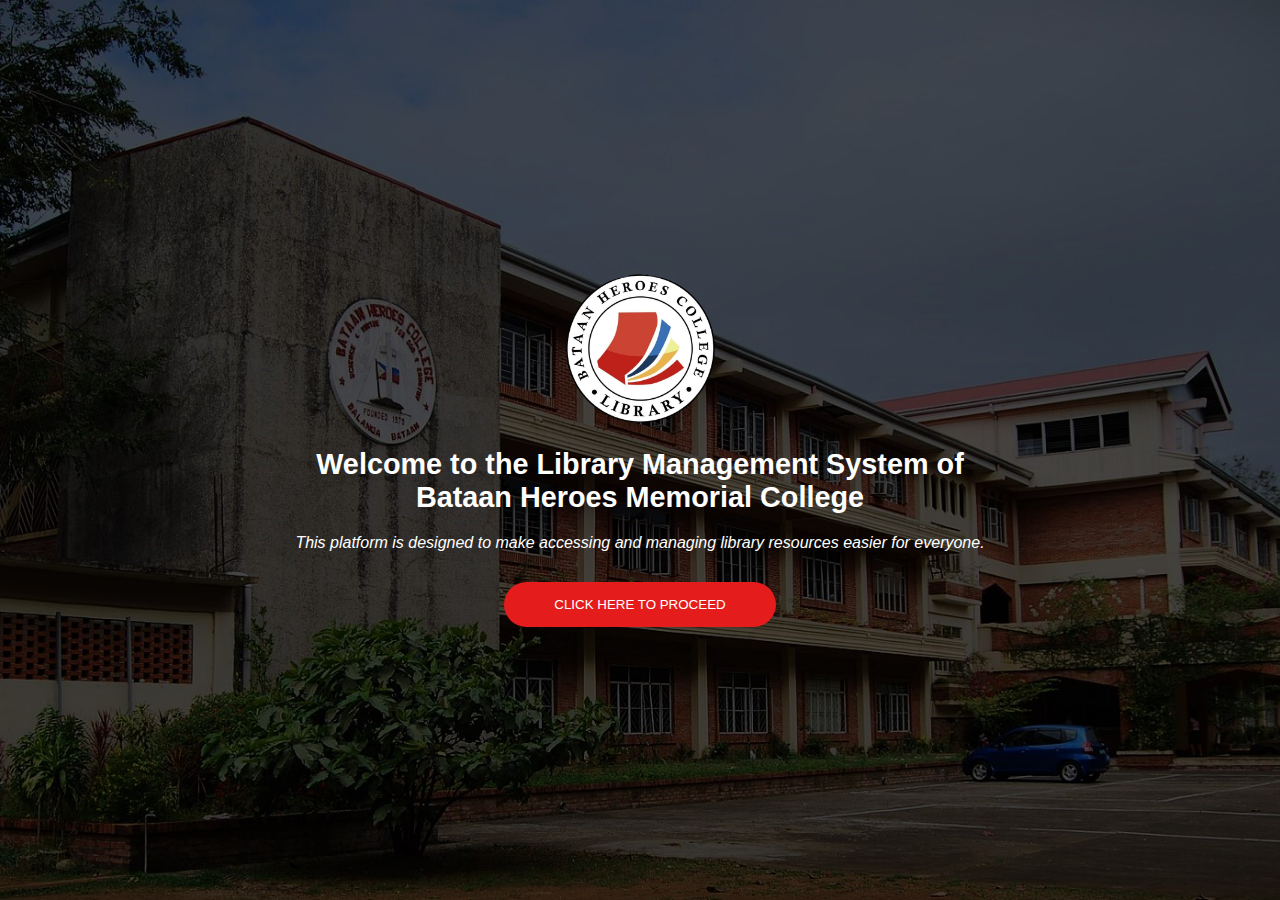
<file: frontend/index.html>
<!DOCTYPE html>
<html lang="en">
<head>
  <meta charset="UTF-8">
  <meta name="viewport" content="width=device-width, initial-scale=1.0">
  <title>Library Management System</title>
  <link rel="stylesheet" href="styles.css">
  
<!-- ================================================================ -->
 <!-- ====================STARTING PAGE============================== -->
<!-- ================================================================ -->
</head>
<body>
  <!-- Landing Section -->
  <div class="landing-container">
    <div class="logo">
      <img src="LIBRARY_LOGO.png" alt="Library Logo">
    </div>
    <div class="content">
      <h1>Welcome to the Library Management System of <br> Bataan Heroes Memorial College</h1>
      <p><i>This platform is designed to make accessing and managing library resources easier for everyone. </i><br></p>
      <button id="proceedBtn" class="button">CLICK HERE TO PROCEED</button>
    </div>
  </div>

  <!-- Modal Popup -->
  <div class="modal" id="formModal">
    <div class="modal-content">
      <span class="close-btn" id="closeModal">&times;</span>

      <!-- Tabs -->
      <div class="tabs">
        <button id="signup-tab" class="active">Sign Up</button>
        <button id="login-tab">Log-In</button>
      </div>

      <!-- Sign Up Form -- UPDATED -->
      <form class="form active" id="signup-form" action="../backend/register.php" method="POST">
        <h2>Sign Up</h2>
        <p>Create a new library account</p>
        <label for="studentId">Student ID*</label>
        <input type="text" id="studentId" name="student_id" required>
        
        <label for="fullName">Full Name*</label>
        <input type="text" id="fullName" name="fullname" required>
        
        <label for="email">Email*</label>
        <input type="email" id="email" name="email" required>
        
        <label for="password">Password*</label>
        <input type="password" id="password" name="password" required>
        
        <label for="confirmPassword">Confirm Password*</label>
        <input type="password" id="confirmPassword" name="confirm_password" required>
        
        <button type="submit">Sign up</button>
      </form>

      <!-- Login Form -- UPDATED -->
      <form class="form" id="login-form" action="../backend/login.php" method="POST">
        <h2>Log-In</h2>
        <p>Access your library account</p>
        <label for="loginStudentId">Student ID*</label>
        <input type="text" id="loginStudentId" name="student_id" required>
        
        <label for="loginEmail">Email*</label>
        <input type="email" id="loginEmail" name="email" required>
        
        <label for="loginPassword">Password*</label>
        <input type="password" id="loginPassword" name="password" required>
        <div class="loginbutton"> 
            <!-- FIXED: The button now correctly submits the form -->
            <button type="submit">Log-In</button>
        </div>
      </form>
    </div>
  </div>

  
<script>
    const proceedBtn = document.getElementById("proceedBtn");
    const modal = document.getElementById("formModal");
    const closeModal = document.getElementById("closeModal");
    const signupTab = document.getElementById("signup-tab");
    const loginTab = document.getElementById("login-tab");
    const signupForm = document.getElementById("signup-form");
    const loginForm = document.getElementById("login-form");

    // Open modal
    proceedBtn.addEventListener("click", () => {
      modal.style.display = "flex";
      // Default to signup on load
      signupTab.classList.add("active");
      loginTab.classList.remove("active");
      signupForm.classList.add("active");
      loginForm.classList.remove("active");
    });

    // Close modal
    closeModal.addEventListener("click", () => {
      modal.style.display = "none";
    });

    window.addEventListener("click", (e) => {
      if (e.target === modal) {
        modal.style.display = "none";
      }
    });

    // Switch tabs
    signupTab.addEventListener("click", () => {
      signupTab.classList.add("active");
      loginTab.classList.remove("active");
      signupForm.classList.add("active");
      loginForm.classList.remove("active");
    });

    loginTab.addEventListener("click", () => {
      loginTab.classList.add("active");
      signupTab.classList.remove("active");
      loginForm.classList.add("active");
      signupForm.classList.remove("active");
    });
</script>

</body>
</html>
</file>
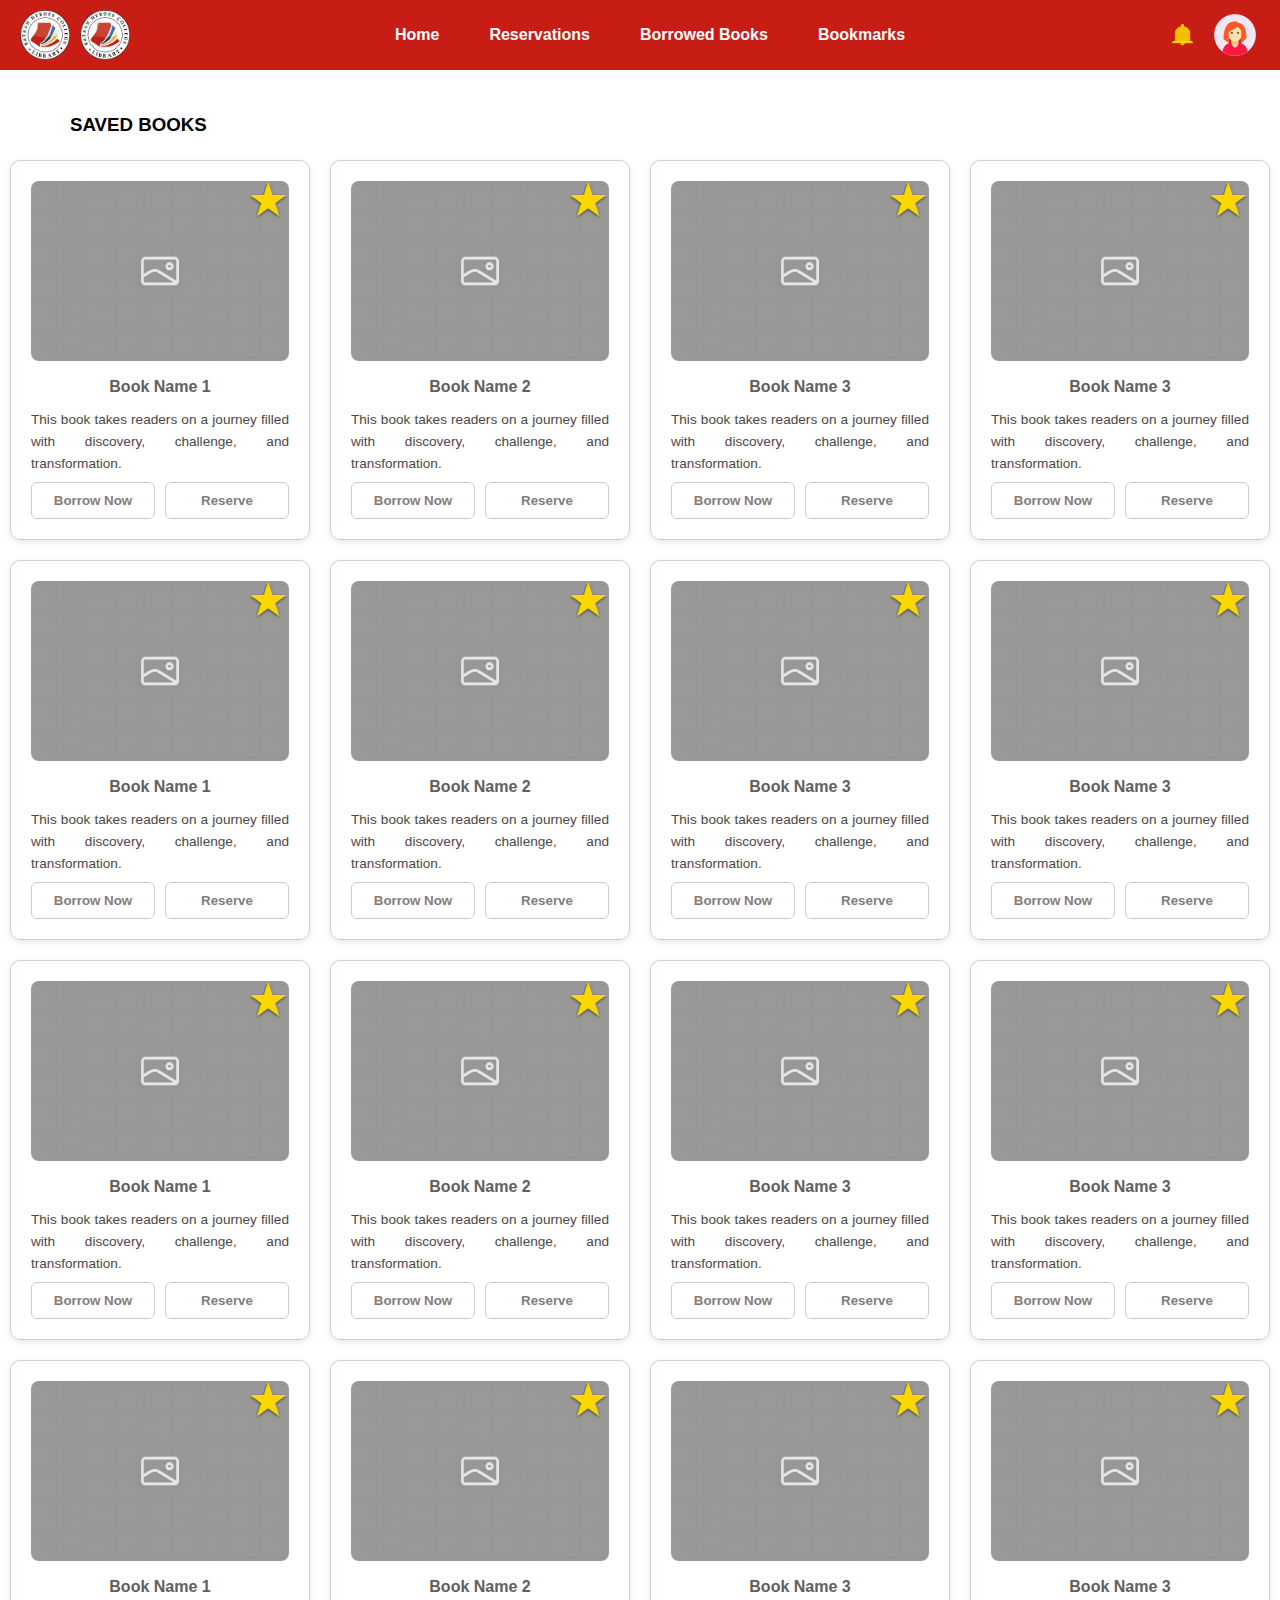
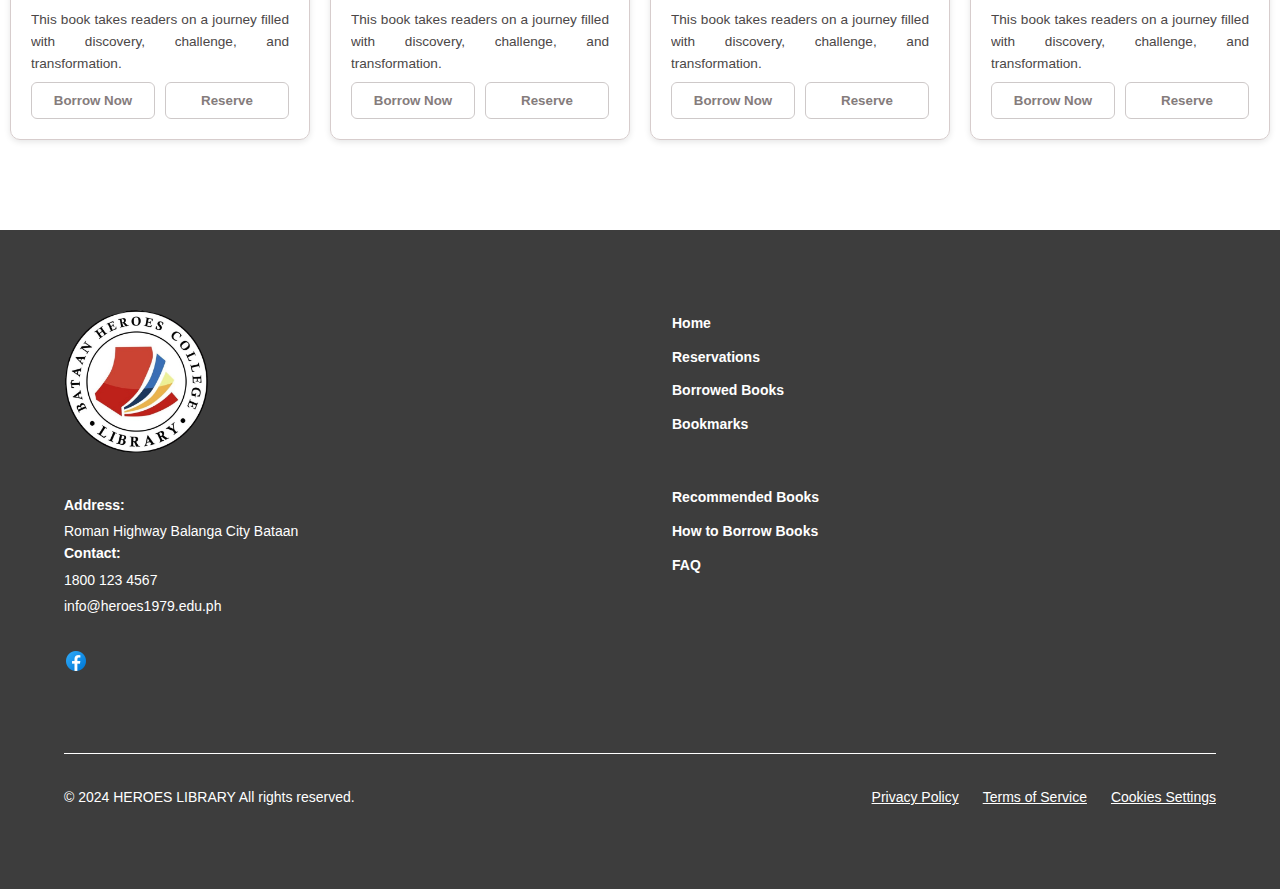
<file: frontend/bookmark.html>
<!DOCTYPE html>
<html lang="en">
<head>
    <meta charset="UTF-8">
    <meta name="viewport" content="width=device-width, initial-scale=1.0">
    <title>Document</title>
    <link rel="stylesheet" href="bookmark.css">
</head>


<body>

    <header class="header">
        <div class="logo-container">
            <img src="LIBRARY_LOGO.png" alt="Logo">
            <img src="LIBRARY_LOGO.png" alt="Logo">
        </div>  
        <nav>
            <ul>
                <li><a href="home.html">Home</a></li>
                <li><a href="reservation-section.html">Reservations</a></li>
                <li><a href="borrow-books.html">Borrowed Books</a></li>
                <li><a href="bookmark.html">Bookmarks</a></li>
            </ul>
        </nav>

        <div class="prof-notif-icon" >
            <img class="notification-icons" src="NOTIF-ICON.png" alt="Notification">
            <img class="profile-icons " src="profile-icon.png" alt="Profile">
        </div>  
    </header>


<!-- =========================LIST OF SAVE BOOKS=============================== -->

        <div class="recommend-reads">
              <div class="recommended"><h3>SAVED BOOKS</h3>
             </div> 
        </div>


<!-- =========================SAVE BOOKS=============================== -->

        
        <div class="product-container">

                <div class="product-card">
                    <span class="bookmark-overlay">&#9733;</span> 
                    <img src="placeholder.png" alt="Product 1">
                     <div class="card-info">
                        <h3>Book Name 1</h3>
                        <p>This book takes readers on a journey filled with
                             discovery, challenge, and transformation.</p>
                    </div>
                    <div class="button-group">
                        <button>Borrow Now</button>
                        <button>Reserve</button>
                    </div>
                </div>

                <div class="product-card">
                    <span class="bookmark-overlay">&#9733;</span> 
                    <img src="placeholder.png" alt="Product 1">
                     <div class="card-info">
                        <h3>Book Name 2</h3>
                        <p>This book takes readers on a journey filled with
                             discovery, challenge, and transformation.</p>
                    </div>
                    <div class="button-group">
                        <button>Borrow Now</button>
                        <button>Reserve</button>
                    </div>
                </div>

                <div class="product-card">
                    <span class="bookmark-overlay">&#9733;</span>
                    <img src="placeholder.png" alt="Product 1">
                     <div class="card-info">
                        <h3>Book Name 3</h3>
                        <p>This book takes readers on a journey filled with
                             discovery, challenge, and transformation.</p>
                    </div>
                    <div class="button-group">
                        <button>Borrow Now</button>
                        <button>Reserve</button>
                    </div>
                </div>

                <div class="product-card">
                    <span class="bookmark-overlay">&#9733;</span>
                    <img src="placeholder.png" alt="Product 1">
                     <div class="card-info">
                        <h3>Book Name 3</h3>
                        <p>This book takes readers on a journey filled with
                             discovery, challenge, and transformation.</p>
                    </div>
                    <div class="button-group">
                        <button>Borrow Now</button>
                        <button>Reserve</button>
                    </div>
                </div>


                                <div class="product-card">
                    <span class="bookmark-overlay">&#9733;</span> 
                    <img src="placeholder.png" alt="Product 1">
                     <div class="card-info">
                        <h3>Book Name 1</h3>
                        <p>This book takes readers on a journey filled with
                             discovery, challenge, and transformation.</p>
                    </div>
                    <div class="button-group">
                        <button>Borrow Now</button>
                        <button>Reserve</button>
                    </div>
                </div>

                <div class="product-card">
                    <span class="bookmark-overlay">&#9733;</span> 
                    <img src="placeholder.png" alt="Product 1">
                     <div class="card-info">
                        <h3>Book Name 2</h3>
                        <p>This book takes readers on a journey filled with
                             discovery, challenge, and transformation.</p>
                    </div>
                    <div class="button-group">
                        <button>Borrow Now</button>
                        <button>Reserve</button>
                    </div>
                </div>

                <div class="product-card">
                    <span class="bookmark-overlay">&#9733;</span>
                    <img src="placeholder.png" alt="Product 1">
                     <div class="card-info">
                        <h3>Book Name 3</h3>
                        <p>This book takes readers on a journey filled with
                             discovery, challenge, and transformation.</p>
                    </div>
                    <div class="button-group">
                        <button>Borrow Now</button>
                        <button>Reserve</button>
                    </div>
                </div>

                <div class="product-card">
                    <span class="bookmark-overlay">&#9733;</span>
                    <img src="placeholder.png" alt="Product 1">
                     <div class="card-info">
                        <h3>Book Name 3</h3>
                        <p>This book takes readers on a journey filled with
                             discovery, challenge, and transformation.</p>
                    </div>
                    <div class="button-group">
                        <button>Borrow Now</button>
                        <button>Reserve</button>
                    </div>
                </div>


                                <div class="product-card">
                    <span class="bookmark-overlay">&#9733;</span> 
                    <img src="placeholder.png" alt="Product 1">
                     <div class="card-info">
                        <h3>Book Name 1</h3>
                        <p>This book takes readers on a journey filled with
                             discovery, challenge, and transformation.</p>
                    </div>
                    <div class="button-group">
                        <button>Borrow Now</button>
                        <button>Reserve</button>
                    </div>
                </div>

                <div class="product-card">
                    <span class="bookmark-overlay">&#9733;</span> 
                    <img src="placeholder.png" alt="Product 1">
                     <div class="card-info">
                        <h3>Book Name 2</h3>
                        <p>This book takes readers on a journey filled with
                             discovery, challenge, and transformation.</p>
                    </div>
                    <div class="button-group">
                        <button>Borrow Now</button>
                        <button>Reserve</button>
                    </div>
                </div>

                <div class="product-card">
                    <span class="bookmark-overlay">&#9733;</span>
                    <img src="placeholder.png" alt="Product 1">
                     <div class="card-info">
                        <h3>Book Name 3</h3>
                        <p>This book takes readers on a journey filled with
                             discovery, challenge, and transformation.</p>
                    </div>
                    <div class="button-group">
                        <button>Borrow Now</button>
                        <button>Reserve</button>
                    </div>
                </div>

                <div class="product-card">
                    <span class="bookmark-overlay">&#9733;</span>
                    <img src="placeholder.png" alt="Product 1">
                     <div class="card-info">
                        <h3>Book Name 3</h3>
                        <p>This book takes readers on a journey filled with
                             discovery, challenge, and transformation.</p>
                    </div>
                    <div class="button-group">
                        <button>Borrow Now</button>
                        <button>Reserve</button>
                    </div>
                </div>


                                <div class="product-card">
                    <span class="bookmark-overlay">&#9733;</span> 
                    <img src="placeholder.png" alt="Product 1">
                     <div class="card-info">
                        <h3>Book Name 1</h3>
                        <p>This book takes readers on a journey filled with
                             discovery, challenge, and transformation.</p>
                    </div>
                    <div class="button-group">
                        <button>Borrow Now</button>
                        <button>Reserve</button>
                    </div>
                </div>

                <div class="product-card">
                    <span class="bookmark-overlay">&#9733;</span> 
                    <img src="placeholder.png" alt="Product 1">
                     <div class="card-info">
                        <h3>Book Name 2</h3>
                        <p>This book takes readers on a journey filled with
                             discovery, challenge, and transformation.</p>
                    </div>
                    <div class="button-group">
                        <button>Borrow Now</button>
                        <button>Reserve</button>
                    </div>
                </div>

                <div class="product-card">
                    <span class="bookmark-overlay">&#9733;</span>
                    <img src="placeholder.png" alt="Product 1">
                     <div class="card-info">
                        <h3>Book Name 3</h3>
                        <p>This book takes readers on a journey filled with
                             discovery, challenge, and transformation.</p>
                    </div>
                    <div class="button-group">
                        <button>Borrow Now</button>
                        <button>Reserve</button>
                    </div>
                </div>

                <div class="product-card">
                    <span class="bookmark-overlay">&#9733;</span>
                    <img src="placeholder.png" alt="Product 1">
                     <div class="card-info">
                        <h3>Book Name 3</h3>
                        <p>This book takes readers on a journey filled with
                             discovery, challenge, and transformation.</p>
                    </div>
                    <div class="button-group">
                        <button>Borrow Now</button>
                        <button>Reserve</button>
                    </div>
                </div>
</div>
<!-- ===============================FOOTER============================================ -->
<FOOter>
    <div class="footer">
  <div class="footer-content">
    

    <div class="footer-column company-info">
      <div class="company-logo">
        <img src="LIBRARY_LOGO.png" alt="Company Logo" />
      </div>

      <div class="footer-details">
        <div class="footer-item">
          <span class="footer-title">Address:</span>
          <span class="footer-text">Roman Highway Balanga City Bataan</span>
        </div>
        <div class="footer-item">
          <span class="footer-title">Contact:</span>
          <span class="footer-text">1800 123 4567</span>
          <span class="footer-text">info@heroes1979.edu.ph</span>
        </div>
      </div>

      <div class="social-links">
        <img src="FB_LOGO.png" alt="Facebook" />
      </div>
    </div>

    <!-- Navigation Links -->
    <div class="footer-column footer-links">
      <ul>
        <li><a href="home.html">Home</a></li>
        <li><a href="reservation-section.html">Reservations</a></li>
        <li><a href="bookmark.html">Borrowed Books</a></li>
        <li><a href="bookmark.html">Bookmarks</a></li>
      </ul>

      <ul>
        <li><a href="#">Recommended Books</a></li>
        <li><a href="#">How to Borrow Books</a></li>
        <li><a href="#">FAQ</a></li>
      </ul>
    </div>
    
  </div>

  <!-- Footer Bottom -->
  <div class="footer-bottom">
    <div class="divider"></div>
    <div class="footer-row">
      <span>© 2024 HEROES LIBRARY All rights reserved.</span>
      <div class="footer-bottom-links">
        <a href="#">Privacy Policy</a>
        <a href="#">Terms of Service</a>
        <a href="#">Cookies Settings</a>
      </div>
    </div>
  </div>
</div>
</FOOter>

</body>
</html>
</file>
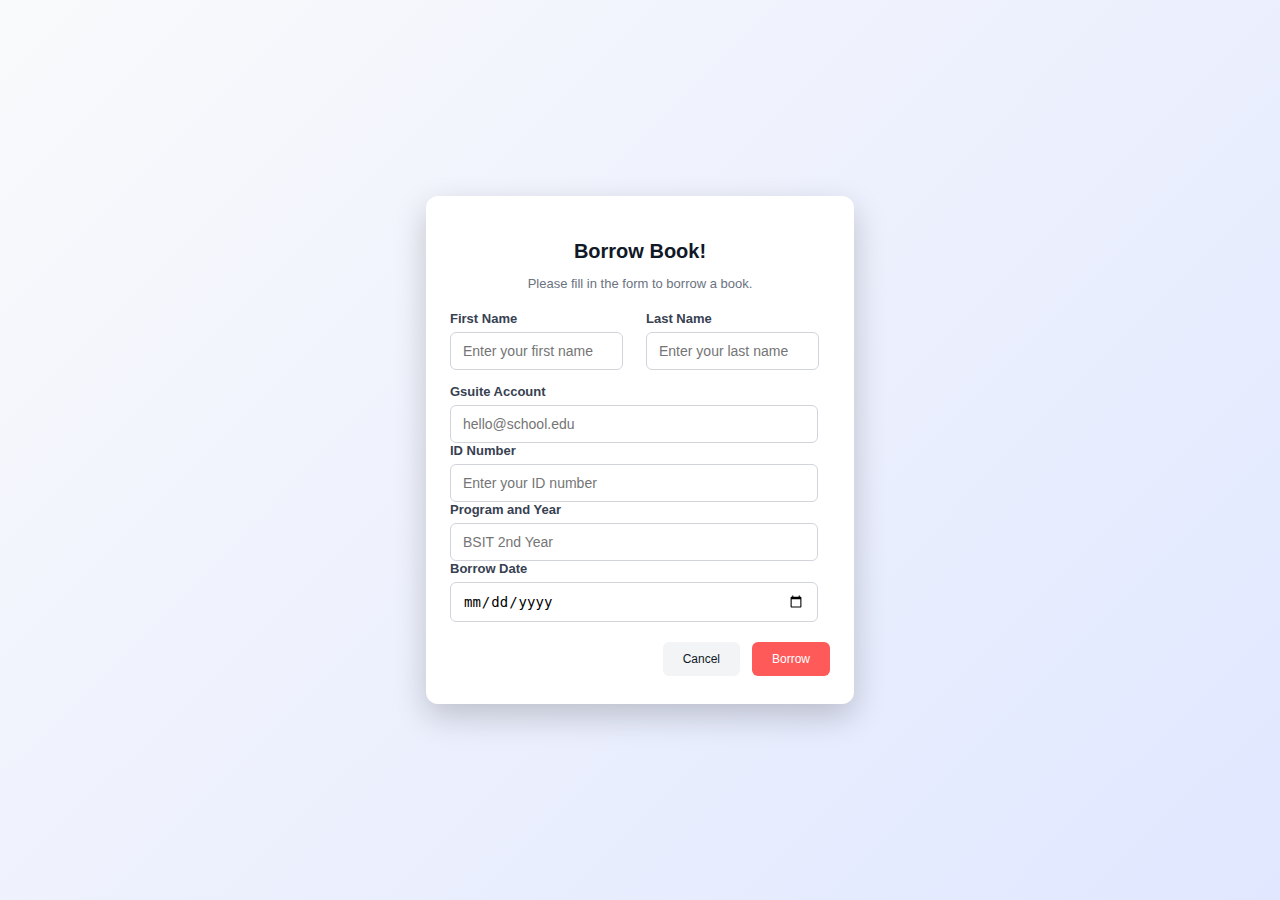
<file: frontend/borrow-book-form.html>
<!DOCTYPE html>
<html lang="en">
<head>
  <meta charset="UTF-8">
  <meta name="viewport" content="width=device-width, initial-scale=1.0">
  <title>Borrow Books Form</title>
  <link rel="stylesheet" href="borrow-book-form.css">
</head>
<body>
<div class="borrow-books">
  <div class="borrow-books__header">
    <h2 class="borrow-books__title">Borrow Book!</h2>
    <p class="borrow-books__subtitle">Please fill in the form to borrow a book.</p>
  </div>

  <div class="borrow-books__container">
    <div class="borrow-books__row">
      <div class="borrow-books__input">
        <label class="borrow-books__label">First Name</label>
        <input type="text" class="borrow-books__text-input-name" placeholder="Enter your first name">
      </div>
      <div class="borrow-books__input">
        <label class="borrow-books__label">Last Name</label>
        <input type="text" class="borrow-books__text-input-name" placeholder="Enter your last name">
      </div>
    </div>

    <div class="borrow-books__input">
      <label class="borrow-books__label">Gsuite Account</label>
      <input type="email" class="borrow-books__text-input" placeholder="hello@school.edu">
    </div>

    <div class="borrow-books__input">
      <label class="borrow-books__label">ID Number</label>
      <input type="text" class="borrow-books__text-input" placeholder="Enter your ID number">
    </div>

    <div class="borrow-books__input">
      <label class="borrow-books__label">Program and Year</label>
      <input type="text" class="borrow-books__text-input" placeholder="BSIT 2nd Year">
    </div>

    <div class="borrow-books__input">
      <label class="borrow-books__label">Borrow Date</label>
      <input type="date" class="borrow-books__date-input">
    </div>
  </div>

  <div class="borrow-books__actions">
    <button class="borrow-books__btn borrow-books__btn--cancel">Cancel</button>
    <button class="borrow-books__btn borrow-books__btn--submit">Borrow</button>
  </div>
</div>

</body>
</html>
</file>
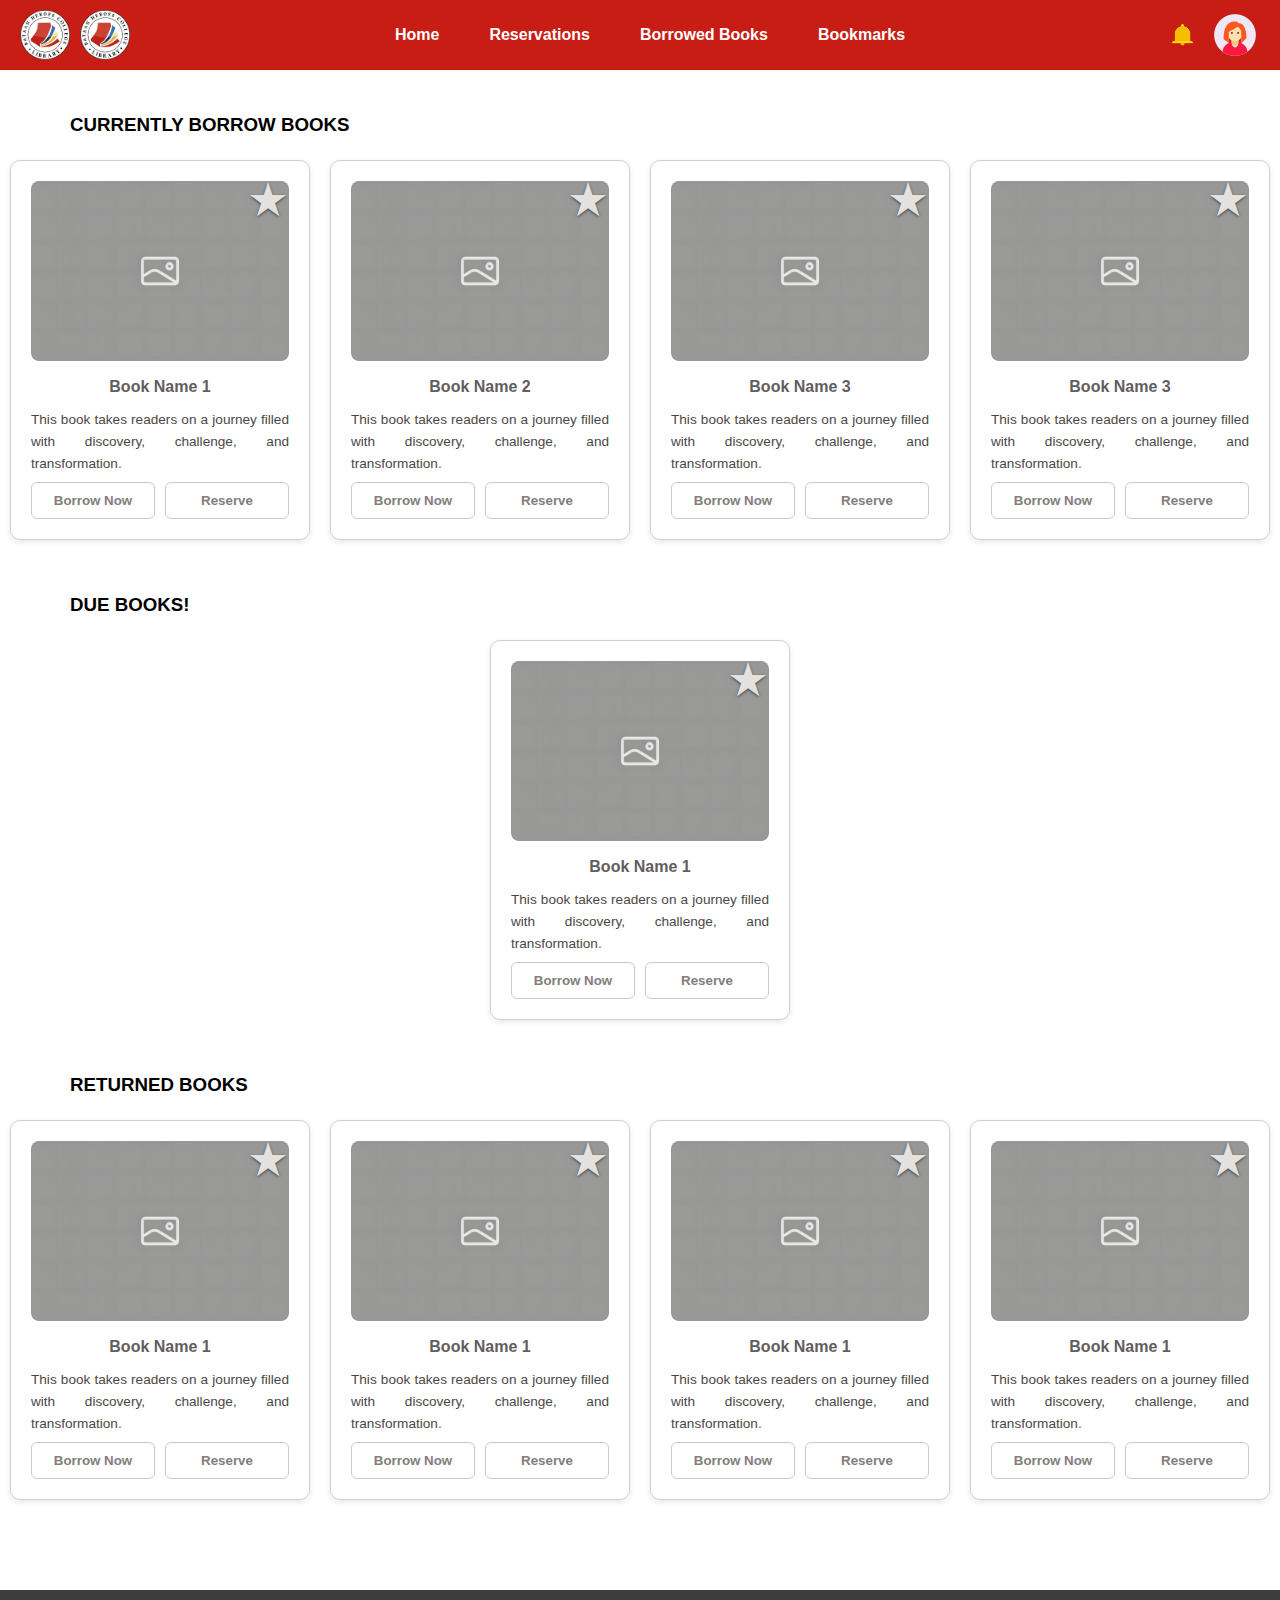
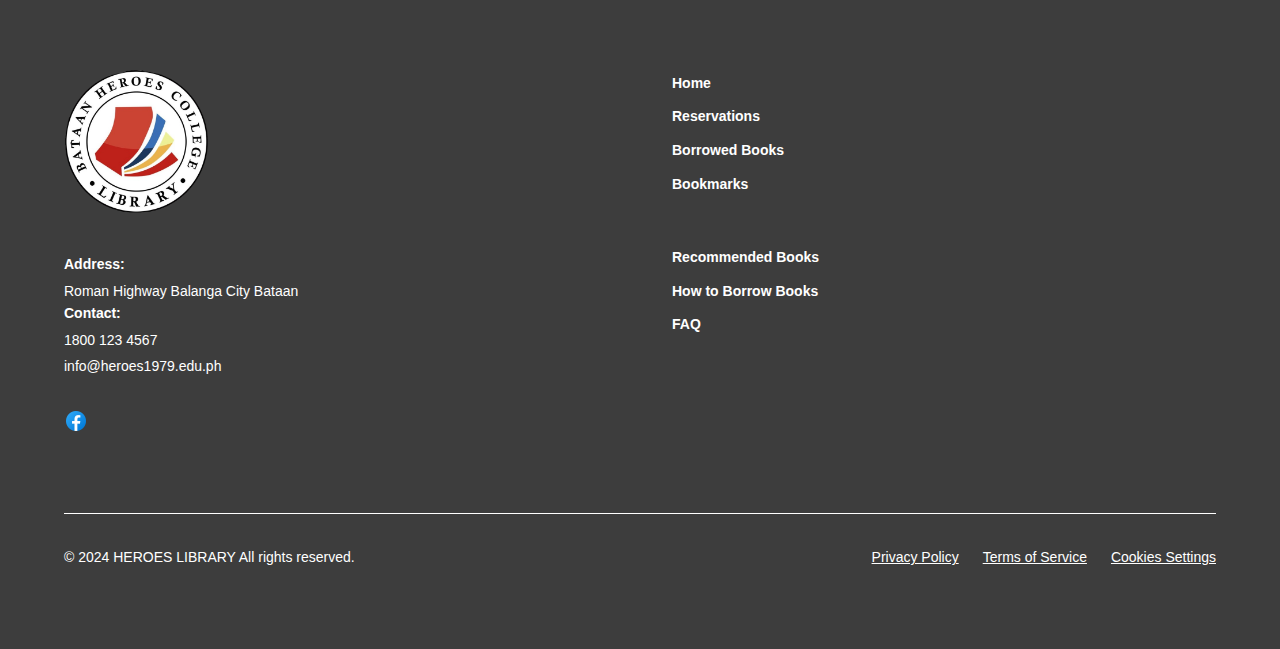
<file: frontend/borrow-books.html>
<!DOCTYPE html>
<html lang="en">
<head>
    <meta charset="UTF-8">
    <meta name="viewport" content="width=device-width, initial-scale=1.0">
    <title>Document</title>
    <link rel="stylesheet" href="borrow.css">
</head>


<body>

    <header class="header">
        <div class="logo-container">
            <img src="LIBRARY_LOGO.png" alt="Logo">
            <img src="LIBRARY_LOGO.png" alt="Logo">
        </div>  
        <nav>
            <ul>
                <li><a href="home.html">Home</a></li>
                <li><a href="reservation-section.html">Reservations</a></li>
                <li><a href="borrow-books.html">Borrowed Books</a></li>
                <li><a href="bookmark.html">Bookmarks</a></li>
            </ul>
        </nav>

        <div class="prof-notif-icon" >
            <img class="notification-icons" src="NOTIF-ICON.png" alt="Notification">
            <img class="profile-icons " src="profile-icon.png" alt="Profile">
        </div>  
    </header>


<!-- =========================LIST OF BORROW BOOKS=============================== -->

        <div class="recommend-reads">
              <div class="recommended"><h3>CURRENTLY BORROW BOOKS</h3>
             </div> 
        </div>


<!-- =========================BORROW BOOKS=============================== -->

        
        <div class="product-container">

                <div class="product-card">
                    <span class="bookmark-overlay">&#9733;</span> 
                    <img src="placeholder.png" alt="Product 1">
                     <div class="card-info">
                        <h3>Book Name 1</h3>
                        <p>This book takes readers on a journey filled with
                             discovery, challenge, and transformation.</p>
                    </div>
                    <div class="button-group">
                        <button>Borrow Now</button>
                        <button>Reserve</button>
                    </div>
                </div>

                <div class="product-card">
                    <span class="bookmark-overlay">&#9733;</span> 
                    <img src="placeholder.png" alt="Product 1">
                     <div class="card-info">
                        <h3>Book Name 2</h3>
                        <p>This book takes readers on a journey filled with
                             discovery, challenge, and transformation.</p>
                    </div>
                    <div class="button-group">
                        <button>Borrow Now</button>
                        <button>Reserve</button>
                    </div>
                </div>

                <div class="product-card">
                    <span class="bookmark-overlay">&#9733;</span>
                    <img src="placeholder.png" alt="Product 1">
                     <div class="card-info">
                        <h3>Book Name 3</h3>
                        <p>This book takes readers on a journey filled with
                             discovery, challenge, and transformation.</p>
                    </div>
                    <div class="button-group">
                        <button>Borrow Now</button>
                        <button>Reserve</button>
                    </div>
                </div>

                <div class="product-card">
                    <span class="bookmark-overlay">&#9733;</span>
                    <img src="placeholder.png" alt="Product 1">
                     <div class="card-info">
                        <h3>Book Name 3</h3>
                        <p>This book takes readers on a journey filled with
                             discovery, challenge, and transformation.</p>
                    </div>
                    <div class="button-group">
                        <button>Borrow Now</button>
                        <button>Reserve</button>
                    </div>
                </div>
</div>


<!-- =========================LIST OF DUE BOOKS=============================== -->

        <div class="recommend-reads">
              <div class="recommended"><h3>DUE BOOKS!</h3>
             </div> 
        </div>
<!-- =========================DUE BOOKS=============================== -->

        
        <div class="product-container">

                <div class="product-card">
                    <span class="bookmark-overlay">&#9733;</span> 
                    <img src="placeholder.png" alt="Product 1">
                     <div class="card-info">
                        <h3>Book Name 1</h3>
                        <p>This book takes readers on a journey filled with
                             discovery, challenge, and transformation.</p>
                    </div>
                    <div class="button-group">
                        <button>Borrow Now</button>
                        <button>Reserve</button>
                    </div>
                </div>
</div>



<!-- =========================LIST OF RETURNED BOOKS=============================== -->

        <div class="recommend-reads">
              <div class="recommended"><h3>RETURNED BOOKS</h3>
             </div> 
        </div>
<!-- =========================RETURNED BOOKS=============================== -->

        
        <div class="product-container">

                <div class="product-card">
                    <span class="bookmark-overlay">&#9733;</span> 
                    <img src="placeholder.png" alt="Product 1">
                     <div class="card-info">
                        <h3>Book Name 1</h3>
                        <p>This book takes readers on a journey filled with
                             discovery, challenge, and transformation.</p>
                    </div>
                    <div class="button-group">
                        <button>Borrow Now</button>
                        <button>Reserve</button>
                    </div>
                </div>

                                <div class="product-card">
                    <span class="bookmark-overlay">&#9733;</span> 
                    <img src="placeholder.png" alt="Product 1">
                     <div class="card-info">
                        <h3>Book Name 1</h3>
                        <p>This book takes readers on a journey filled with
                             discovery, challenge, and transformation.</p>
                    </div>
                    <div class="button-group">
                        <button>Borrow Now</button>
                        <button>Reserve</button>
                    </div>
                </div>

                                <div class="product-card">
                    <span class="bookmark-overlay">&#9733;</span> 
                    <img src="placeholder.png" alt="Product 1">
                     <div class="card-info">
                        <h3>Book Name 1</h3>
                        <p>This book takes readers on a journey filled with
                             discovery, challenge, and transformation.</p>
                    </div>
                    <div class="button-group">
                        <button>Borrow Now</button>
                        <button>Reserve</button>
                    </div>
                </div>

                                <div class="product-card">
                    <span class="bookmark-overlay">&#9733;</span> 
                    <img src="placeholder.png" alt="Product 1">
                     <div class="card-info">
                        <h3>Book Name 1</h3>
                        <p>This book takes readers on a journey filled with
                             discovery, challenge, and transformation.</p>
                    </div>
                    <div class="button-group">
                        <button>Borrow Now</button>
                        <button>Reserve</button>
                    </div>
                </div>
</div>

<!-- ===============================FOOTER============================================ -->
<FOOter>
    <div class="footer">
  <div class="footer-content">
    

    <div class="footer-column company-info">
      <div class="company-logo">
        <img src="LIBRARY_LOGO.png" alt="Company Logo" />
      </div>

      <div class="footer-details">
        <div class="footer-item">
          <span class="footer-title">Address:</span>
          <span class="footer-text">Roman Highway Balanga City Bataan</span>
        </div>
        <div class="footer-item">
          <span class="footer-title">Contact:</span>
          <span class="footer-text">1800 123 4567</span>
          <span class="footer-text">info@heroes1979.edu.ph</span>
        </div>
      </div>

      <div class="social-links">
        <img src="FB_LOGO.png" alt="Facebook" />
      </div>
    </div>

    <!-- Navigation Links -->
    <div class="footer-column footer-links">
      <ul>
        <li><a href="home.html">Home</a></li>
        <li><a href="reservation-section.html">Reservations</a></li>
        <li><a href="bookmark.html">Borrowed Books</a></li>
        <li><a href="bookmark.html">Bookmarks</a></li>
      </ul>
      
      <ul>
        <li><a href="#">Recommended Books</a></li>
        <li><a href="#">How to Borrow Books</a></li>
        <li><a href="#">FAQ</a></li>
      </ul>
    </div>
    
  </div>

  <!-- Footer Bottom -->
  <div class="footer-bottom">
    <div class="divider"></div>
    <div class="footer-row">
      <span>© 2024 HEROES LIBRARY All rights reserved.</span>
      <div class="footer-bottom-links">
        <a href="#">Privacy Policy</a>
        <a href="#">Terms of Service</a>
        <a href="#">Cookies Settings</a>
      </div>
    </div>
  </div>
</div>
</FOOter>

</body>
</html>
</file>
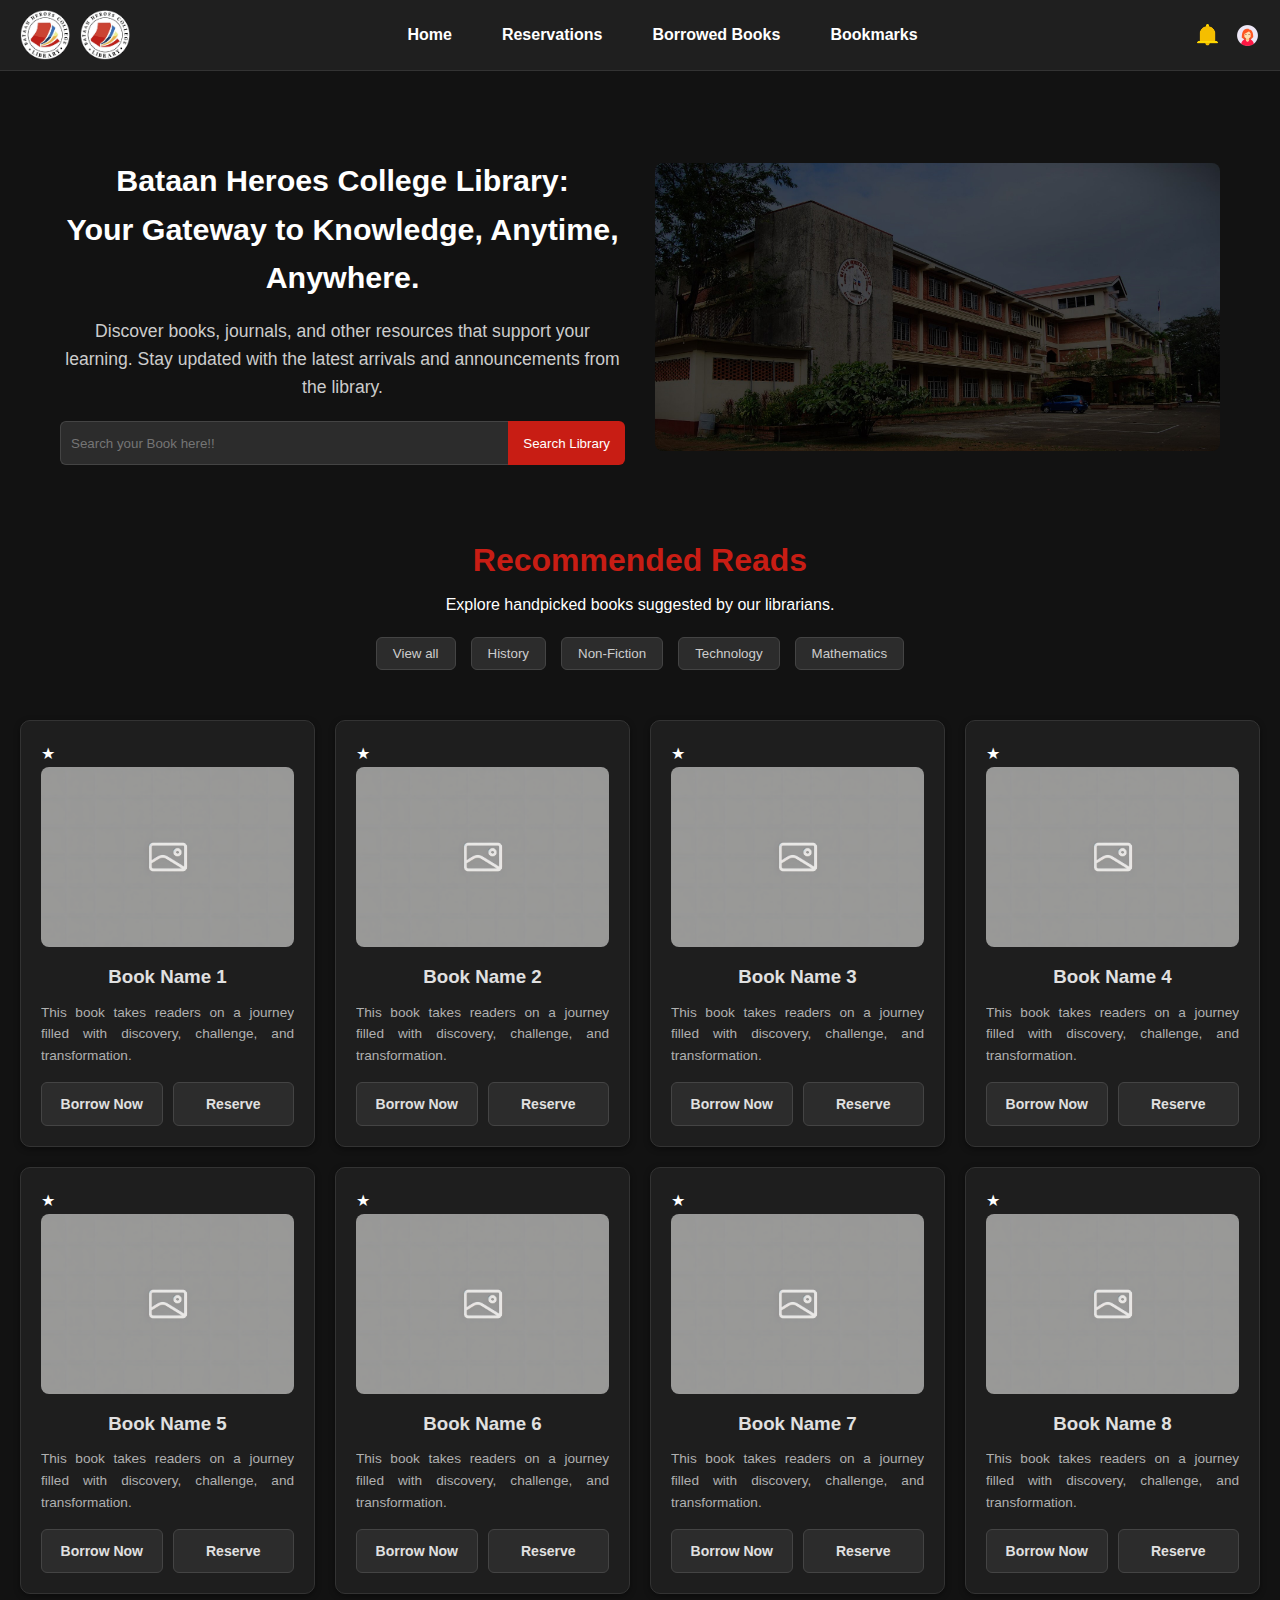
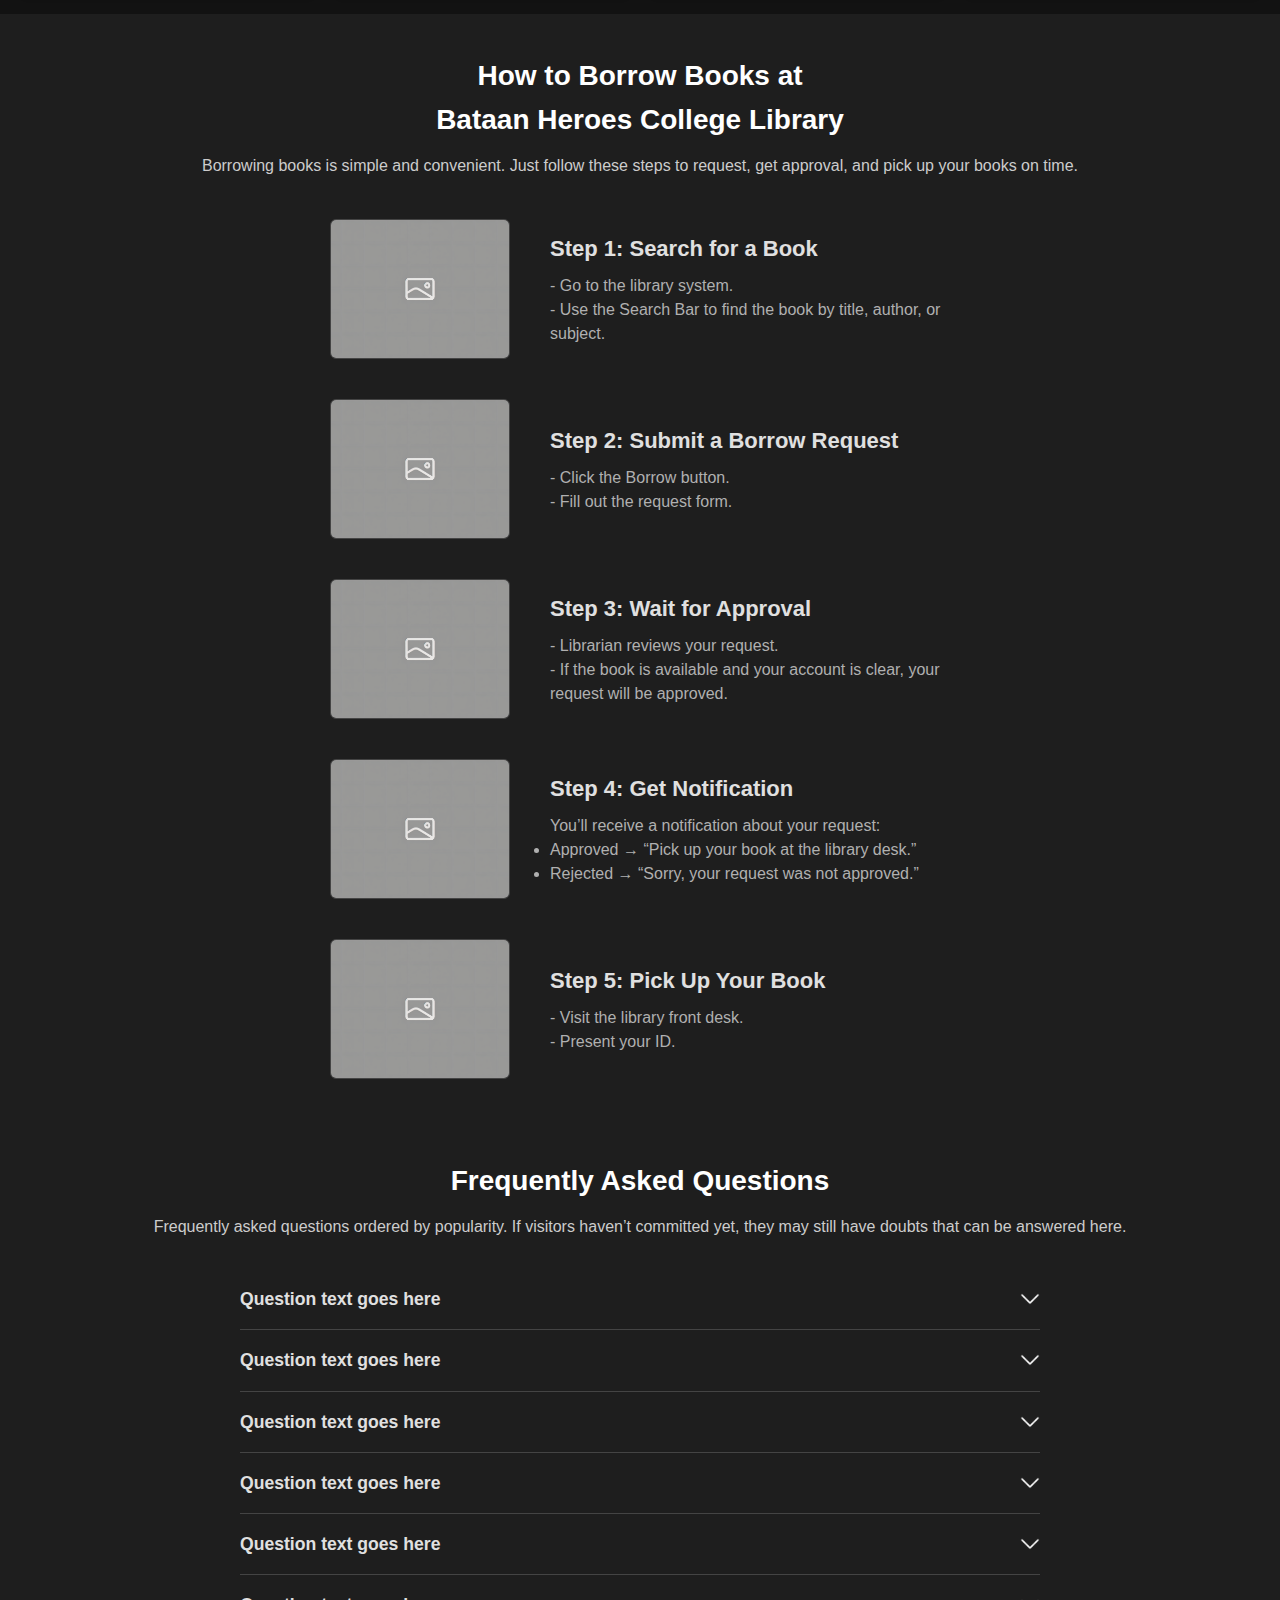
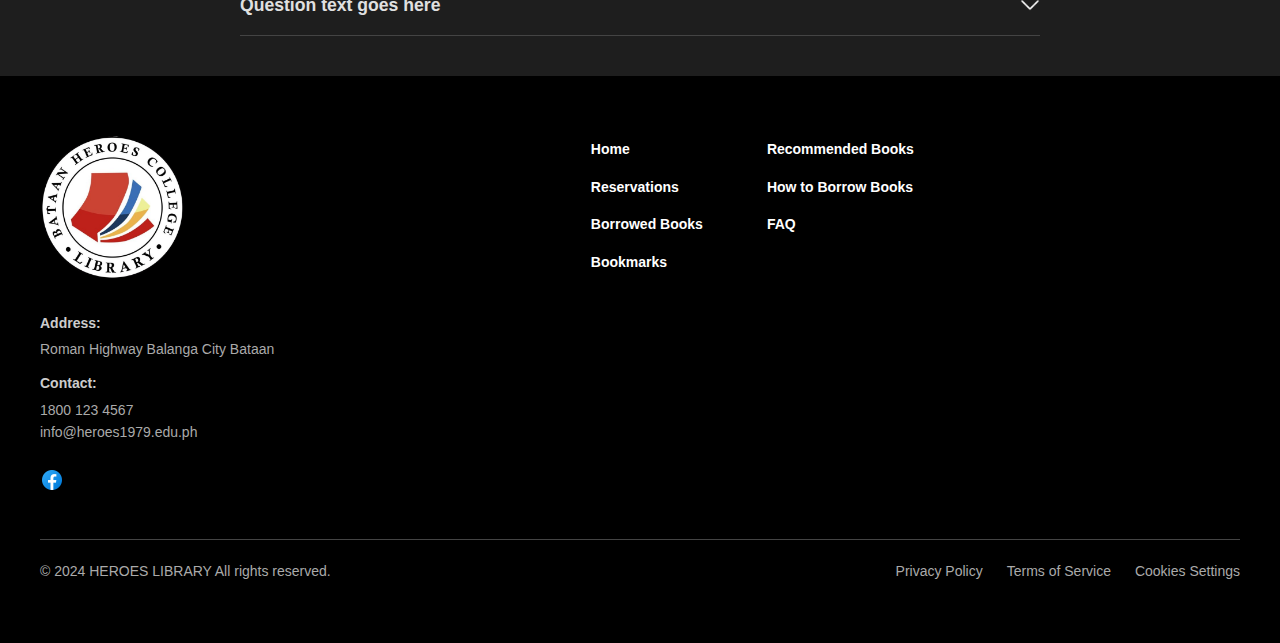
<file: frontend/home.html>
<!DOCTYPE html>
<html lang="en">
<head>
    <meta charset="UTF-8">
    <meta name="viewport" content="width=device-width, initial-scale=1.0">
    <link rel="stylesheet" href="home.css">
    <title>Bataan Heroes College Library</title>

<!-- ================================================================ --> <!-- ====================HOME PAGE============================== -->
<!-- ================================================================ -->

</head>
<body>
    <header class="header">
        <div class="logo-container">
            <img src="LIBRARY_LOGO.png" alt="Logo">
            <img src="LIBRARY_LOGO.png" alt="Logo">
        </div>  
        <nav>
            <ul>
                <li><a href="home.html">Home</a></li>
                <li><a href="reservation-section.html">Reservations</a></li>
                <li><a href="borrow-books.html">Borrowed Books</a></li>
                <li><a href="bookmark.html">Bookmarks</a></li>
            </ul>
        </nav>

        <div class="prof-notif-icon" >
            <img class="notification-icons" src="NOTIF-ICON.png" alt="Notification">
            <img class="profile-icons " src="profile-icon.png" alt="Profile">
        </div>  
    </header>

<!-- =========================INTRO TO MAIN BODY============================= -->


<div class="flex-container">
<div class="flex-item">
<section class="intro">
            <h1>Bataan Heroes College Library:<br>Your Gateway to Knowledge, Anytime, Anywhere.</h1>
            <p>Discover books, journals, and other resources that support your learning. Stay updated with the latest arrivals and announcements from the library.</p>
            <div class="search-container">
                <input type="text" class="text-search" id="text-search" placeholder="Search your Book here!!">
                <button>Search Library</button>
            </div>
        </section>
</div>
<div class="flex-item">
    <div class="pict">
        <img class="intro-pic" src="LIBRARY_BG.JPG" alt="INTRO PIC">
    </div>
</div>
</div>

<!-- =========================LIST OF BOOKS=============================== -->

        <div class="recommend-reads">
              <div class="recommended"><h1> Recommended Reads </h1>
                <p>Explore handpicked books suggested by our librarians.</p>
             </div> 

            <div class="button-category">
                <button class="btn-category">View all </button>
                 <button class="btn-category">History </button>
                <button class="btn-category">Non-Fiction </button>
                <button class="btn-category">Technology </button>
                 <button class="btn-category">Mathematics </button>
            </div>
        </div>


<!-- ========================= BOOKS=============================== -->

        
        <div class="product-container">

                <div class="product-card">
                    <span class="bookmark-overlay">&#9733;</span> 
                    <img src="placeholder.png" alt="Product 1">
                     <div class="card-info">
                        <h3>Book Name 1</h3>
                        <p>This book takes readers on a journey filled with
                             discovery, challenge, and transformation.</p>
                    </div>
                    <div class="button-group">
                        <button>Borrow Now</button>
                        <button>Reserve</button>
                    </div>
                </div>

                <div class="product-card">
                    <span class="bookmark-overlay">&#9733;</span> 
                    <img src="placeholder.png" alt="Product 1">
                     <div class="card-info">
                        <h3>Book Name 2</h3>
                        <p>This book takes readers on a journey filled with
                             discovery, challenge, and transformation.</p>
                    </div>
                    <div class="button-group">
                        <button>Borrow Now</button>
                        <button>Reserve</button>
                    </div>
                </div>

                <div class="product-card">
                    <span class="bookmark-overlay">&#9733;</span>
                    <img src="placeholder.png" alt="Product 1">
                     <div class="card-info">
                        <h3>Book Name 3</h3>
                        <p>This book takes readers on a journey filled with
                             discovery, challenge, and transformation.</p>
                    </div>
                    <div class="button-group">
                        <button>Borrow Now</button>
                        <button>Reserve</button>
                    </div>
                </div>

                <div class="product-card">
                    <span class="bookmark-overlay">&#9733;</span>
                    <img src="placeholder.png" alt="Product 1">
                     <div class="card-info">
                        <h3>Book Name 4</h3>
                        <p>This book takes readers on a journey filled with
                             discovery, challenge, and transformation.</p>
                    </div>
                    <div class="button-group">
                        <button>Borrow Now</button>
                        <button>Reserve</button>
                    </div>
                </div>

                <div class="product-card">
                    <span class="bookmark-overlay">&#9733;</span> 
                    <img src="placeholder.png" alt="Product 1">
                     <div class="card-info">
                        <h3>Book Name 5</h3>
                        <p>This book takes readers on a journey filled with
                             discovery, challenge, and transformation.</p>
                    </div>
                    <div class="button-group">
                        <button>Borrow Now</button>
                        <button>Reserve</button>
                    </div>
                </div>

                <div class="product-card">
                    <span class="bookmark-overlay">&#9733;</span> 
                    <img src="placeholder.png" alt="Product 1">
                     <div class="card-info">
                        <h3>Book Name 6</h3>
                        <p>This book takes readers on a journey filled with
                             discovery, challenge, and transformation.</p>
                    </div>
                    <div class="button-group">
                        <button>Borrow Now</button>
                        <button>Reserve</button>
                    </div>
                </div>

                <div class="product-card">
                    <span class="bookmark-overlay">&#9733;</span>
                    <img src="placeholder.png" alt="Product 1">
                     <div class="card-info">
                        <h3>Book Name 7</h3>
                        <p>This book takes readers on a journey filled with
                             discovery, challenge, and transformation.</p>
                    </div>
                    <div class="button-group">
                        <button>Borrow Now</button>
                        <button>Reserve</button>
                    </div>
                </div>

                <div class="product-card">
                    <span class="bookmark-overlay">&#9733;</span> 
                    <img src="placeholder.png" alt="Product 1">
                     <div class="card-info">
                        <h3>Book Name 8</h3>
                        <p>This book takes readers on a journey filled with
                             discovery, challenge, and transformation.</p>
                    </div>
                    <div class="button-group">
                       <button>Borrow Now</button>
                        <button>Reserve</button>
                    </div>
                </div>
</div>
<!-- ===================================GUIDLINES==================================== -->
                
  <div class="guidelines">
    <div class="guidelines-header">
      <h4 class="guidelines-title">How to Borrow Books at <br>Bataan Heroes College Library</h4>
      <p class="guidelines-desc">
        Borrowing books is simple and convenient. Just follow these steps to
        request, get approval, and pick up your books on time.
      </p>
    </div>

    <div class="timeline">
      <div class="step">
        <img class="step-image" src="placeholder.png" alt="Search Book" />
        <div class="step-progress">
          <div class="line"></div>
        </div>
        <div class="step-content">
          <div class="step-title">Step 1: Search for a Book</div>
          <div class="step-text">
            - Go to the library system.<br />
            - Use the Search Bar to find the book by title, author, or subject.
          </div>
        </div>
      </div>

      <div class="step">
        <img class="step-image" src="placeholder.png" alt="Borrow Request" />
        <div class="step-progress">
          <div class="line"></div>
        </div>
        <div class="step-content">
          <div class="step-title">Step 2: Submit a Borrow Request</div>
          <div class="step-text">
            - Click the Borrow button.<br />
            - Fill out the request form.
          </div>
        </div>
      </div>

      <div class="step">
        <img class="step-image" src="placeholder.png" alt="Approval" />
        <div class="step-progress">
          <div class="line"></div>
        </div>
        <div class="step-content">
          <div class="step-title">Step 3: Wait for Approval</div>
          <div class="step-text">
            - Librarian reviews your request.<br />
            - If the book is available and your account is clear, your request will
            be approved.
          </div>
        </div>
      </div>

      <div class="step">
        <img class="step-image" src="placeholder.png" alt="Notification" />
        <div class="step-progress">
          <div class="line"></div>
        </div>
        <div class="step-content">
          <div class="step-title">Step 4: Get Notification</div>
          <div class="step-text">
            You’ll receive a notification about your request:
            <ul>
              <li>Approved → “Pick up your book at the library desk.”</li>
              <li>Rejected → “Sorry, your request was not approved.”</li>
            </ul>
          </div>
        </div>
      </div>

      <div class="step">
        <img class="step-image" src="placeholder.png" alt="Pick Up Book" />
        <div class="step-progress">

        </div>
        <div class="step-content">
          <div class="step-title">Step 5: Pick Up Your Book</div>
          <div class="step-text">
            - Visit the library front desk.<br />
            - Present your ID.
          </div>
        </div>
      </div>
    </div>
  </div>

<!-- ==========================FAQ========================= -->


  <div class="faq-section">
    <div class="faq-container">

      <div class="faq-heading">Frequently Asked Questions</div>
      <div class="faq-text">
        Frequently asked questions ordered by popularity. If visitors haven’t committed yet, 
        they may still have doubts that can be answered here.
      </div>

      <div class="faq-list">

        <div class="faq-accordion">
          <div class="faq-question">
            <div class="faq-title">Question text goes here</div>
            <img class="faq-icon" src="faq-icon.png" alt="toggle icon" />
          </div>
          <div class="faq-answer">
            <div class="faq-description">
              Lorem ipsum dolor sit amet, consectetur adipiscing elit. Suspendisse varius 
              enim in eros elementum tristique. Duis cursus, mi quis viverra ornare.
            </div>
          </div>
        </div>

        <div class="faq-accordion">
          <div class="faq-question">
            <div class="faq-title">Question text goes here</div>
            <img class="faq-icon" src="faq-icon.png" alt="toggle icon" />
          </div>
          <div class="faq-answer">
            <div class="faq-description">
              Lorem ipsum dolor sit amet, consectetur adipiscing elit. Suspendisse varius 
              enim in eros elementum tristique. Duis cursus, mi quis viverra ornare.
            </div>
          </div>
        </div>

        <div class="faq-accordion">
          <div class="faq-question">
            <div class="faq-title">Question text goes here</div>
            <img class="faq-icon" src="faq-icon.png" alt="toggle icon" />
          </div>
          <div class="faq-answer">
            <div class="faq-description">
              Lorem ipsum dolor sit amet, consectetur adipiscing elit. Suspendisse varius 
              enim in eros elementum tristique. Duis cursus, mi quis viverra ornare.
            </div>
          </div>
        </div>

        <div class="faq-accordion">
          <div class="faq-question">
            <div class="faq-title">Question text goes here</div>
            <img class="faq-icon" src="faq-icon.png" alt="toggle icon" />
          </div>
          <div class="faq-answer">
            <div class="faq-description">
              Lorem ipsum dolor sit amet, consectetur adipiscing elit. Suspendisse varius 
              enim in eros elementum tristique. Duis cursus, mi quis viverra ornare.
            </div>
          </div>
        </div>

        <div class="faq-accordion">
          <div class="faq-question">
            <div class="faq-title">Question text goes here</div>
            <img class="faq-icon" src="faq-icon.png" alt="toggle icon" />
          </div>
          <div class="faq-answer">
            <div class="faq-description">
              Lorem ipsum dolor sit amet, consectetur adipiscing elit. Suspendisse varius 
              enim in eros elementum tristique. Duis cursus, mi quis viverra ornare.
            </div>
          </div>
        </div>

        <div class="faq-accordion">
          <div class="faq-question">
            <div class="faq-title">Question text goes here</div>
            <img class="faq-icon" src="faq-icon.png" alt="toggle icon" />
          </div>
          <div class="faq-answer">
            <div class="faq-description">
              Lorem ipsum dolor sit amet, consectetur adipiscing elit. Suspendisse varius 
              enim in eros elementum tristique. Duis cursus, mi quis viverra ornare.
            </div>
          </div>
        </div>

      </div>
    </div>
  </div>

  <script>
    // Accordion logic
    const accordions = document.querySelectorAll(".faq-accordion");

    accordions.forEach(acc => {
      const question = acc.querySelector(".faq-question");
      question.addEventListener("click", () => {
        accordions.forEach(other => {
          if (other !== acc) {
            other.classList.remove("active");
          }
        });
        acc.classList.toggle("active");
      });
    });
  </script>



<!-- ===============================FOOTER============================================ -->
<FOOter>
    <div class="footer">
  <div class="footer-content">
    

    <div class="footer-column company-info">
      <div class="company-logo">
        <img src="LIBRARY_LOGO.png" alt="Company Logo" />
      </div>

      <div class="footer-details">
        <div class="footer-item">
          <span class="footer-title">Address:</span>
          <span class="footer-text">Roman Highway Balanga City Bataan</span>
        </div>
        <div class="footer-item">
          <span class="footer-title">Contact:</span>
          <span class="footer-text">1800 123 4567</span>
          <span class="footer-text">info@heroes1979.edu.ph</span>
        </div>
      </div>

      <div class="social-links">
        <img src="FB_LOGO.png" alt="Facebook" />
      </div>
    </div>

    <!-- Navigation Links -->
    <div class="footer-column footer-links">
      <ul>
        <li><a href="home.html">Home</a></li>
        <li><a href="reservation-section.html">Reservations</a></li>
        <li><a href="bookmark.html">Borrowed Books</a></li>
        <li><a href="bookmark.html">Bookmarks</a></li>
      </ul>

      <ul>
        <li><a href="#">Recommended Books</a></li>
        <li><a href="#">How to Borrow Books</a></li>
        <li><a href="#">FAQ</a></li>
      </ul>
    </div>
    
  </div>

  <!-- Footer Bottom -->
  <div class="footer-bottom">
    <div class="divider"></div>
    <div class="footer-row">
      <span>© 2024 HEROES LIBRARY All rights reserved.</span>
      <div class="footer-bottom-links">
        <a href="#">Privacy Policy</a>
        <a href="#">Terms of Service</a>
        <a href="#">Cookies Settings</a>
      </div>
    </div>
  </div>
</div>
</FOOter>


</body>
</html>
</file>
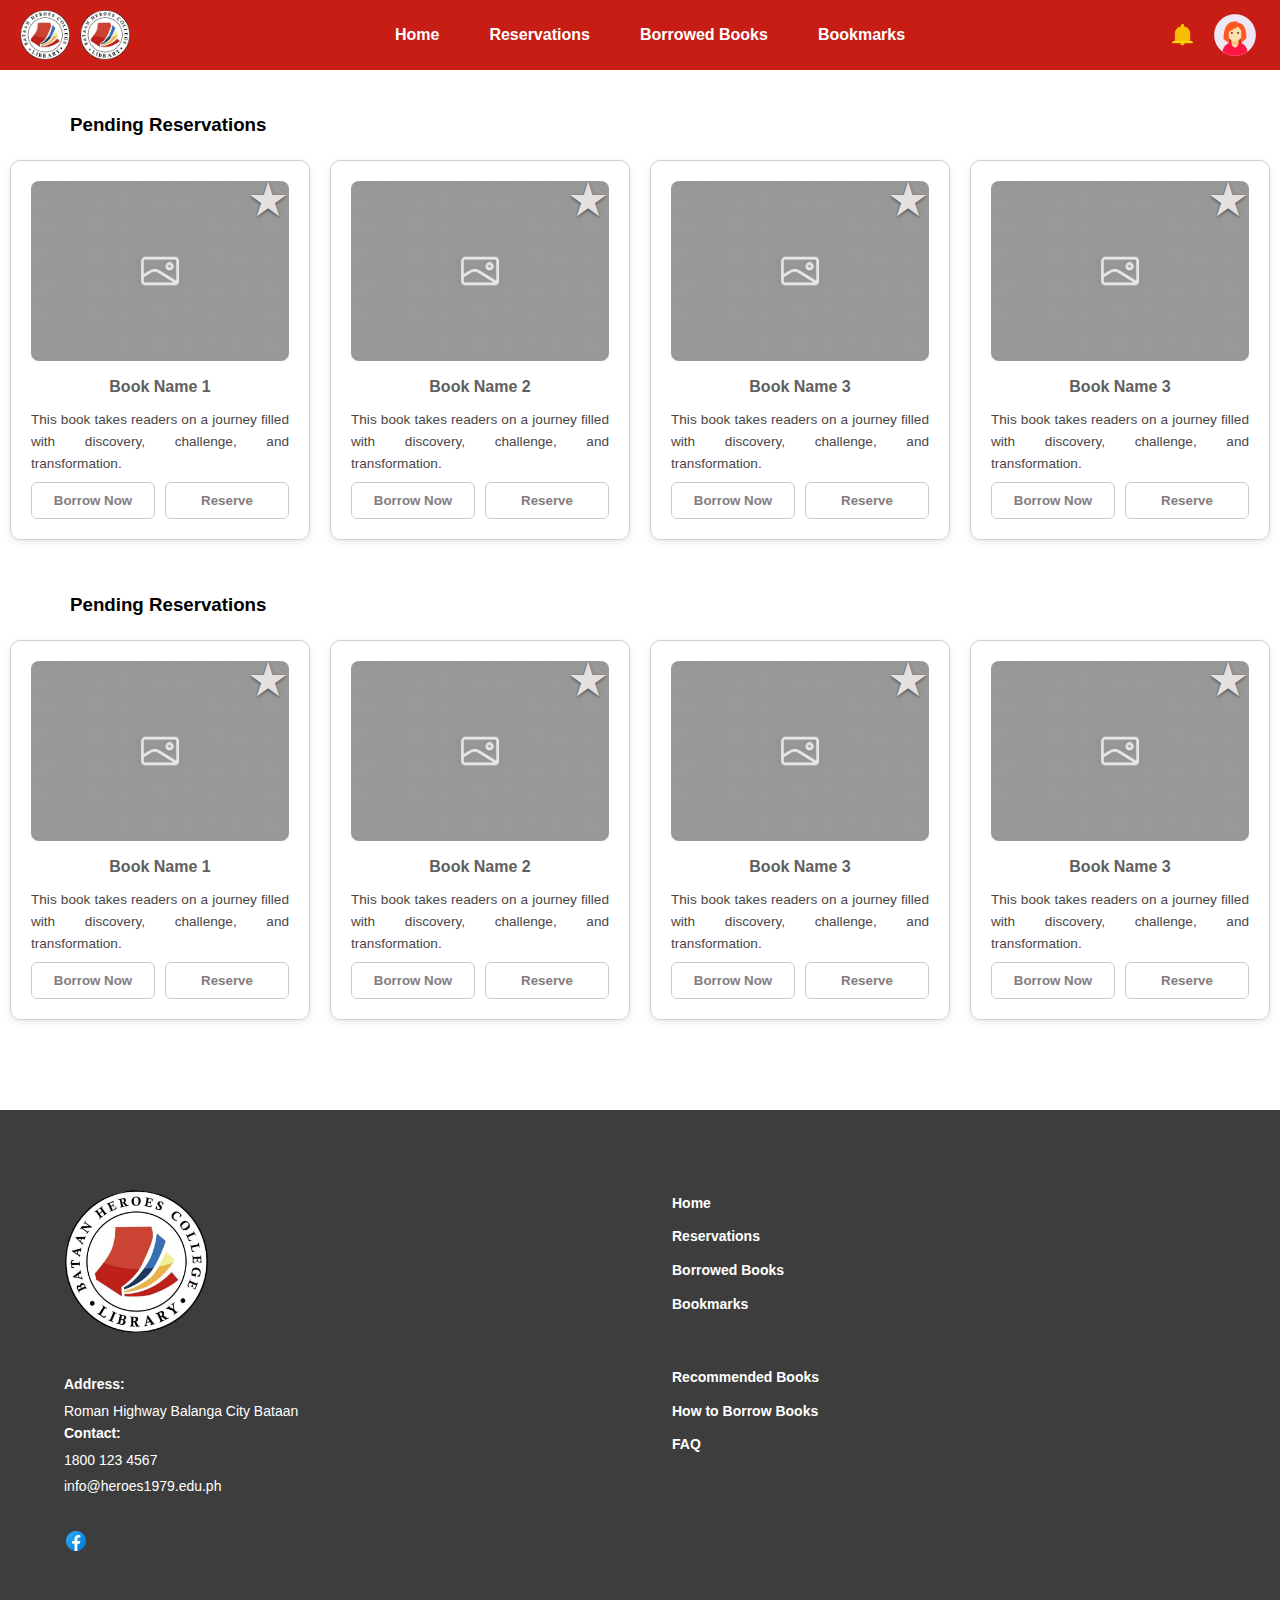
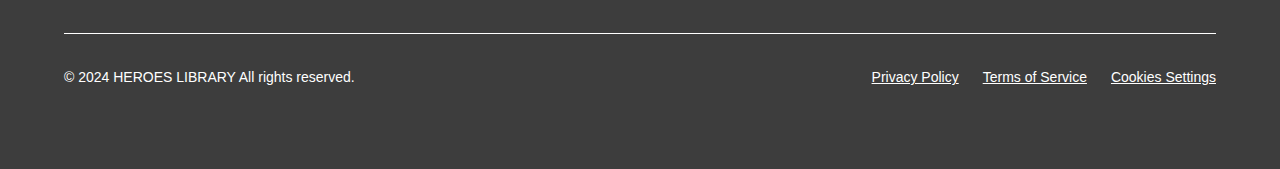
<file: frontend/reservation-section.html>
<!DOCTYPE html>
<html lang="en">
<head>
    <meta charset="UTF-8">
    <meta name="viewport" content="width=device-width, initial-scale=1.0">
    <title>Document</title>
    <link rel="stylesheet" href="reserve.css">
</head>


<body>

    <header class="header">
        <div class="logo-container">
            <img src="LIBRARY_LOGO.png" alt="Logo">
            <img src="LIBRARY_LOGO.png" alt="Logo">
        </div>  
        <nav>
            <ul>
                <li><a href="home.html">Home</a></li>
                <li><a href="reservation-section.html">Reservations</a></li>
                <li><a href="borrow-books.html">Borrowed Books</a></li>
                <li><a href="bookmark.html">Bookmarks</a></li>
            </ul>
        </nav>

        <div class="prof-notif-icon" >
            <img class="notification-icons" src="NOTIF-ICON.png" alt="Notification">
            <img class="profile-icons " src="profile-icon.png" alt="Profile">
        </div>  
    </header>


<!-- =========================LIST OF PENDINGS BOOKS=============================== -->

        <div class="recommend-reads">
              <div class="recommended"><h3>Pending Reservations</h3>
             </div> 
        </div>


<!-- =========================PENDINGS BOOKS=============================== -->

        
        <div class="product-container">

                <div class="product-card">
                    <span class="bookmark-overlay">&#9733;</span> 
                    <img src="placeholder.png" alt="Product 1">
                     <div class="card-info">
                        <h3>Book Name 1</h3>
                        <p>This book takes readers on a journey filled with
                             discovery, challenge, and transformation.</p>
                    </div>
                    <div class="button-group">
                        <button>Borrow Now</button>
                        <button>Reserve</button>
                    </div>
                </div>

                <div class="product-card">
                    <span class="bookmark-overlay">&#9733;</span> 
                    <img src="placeholder.png" alt="Product 1">
                     <div class="card-info">
                        <h3>Book Name 2</h3>
                        <p>This book takes readers on a journey filled with
                             discovery, challenge, and transformation.</p>
                    </div>
                    <div class="button-group">
                        <button>Borrow Now</button>
                        <button>Reserve</button>
                    </div>
                </div>

                <div class="product-card">
                    <span class="bookmark-overlay">&#9733;</span>
                    <img src="placeholder.png" alt="Product 1">
                     <div class="card-info">
                        <h3>Book Name 3</h3>
                        <p>This book takes readers on a journey filled with
                             discovery, challenge, and transformation.</p>
                    </div>
                    <div class="button-group">
                        <button>Borrow Now</button>
                        <button>Reserve</button>
                    </div>
                </div>

                <div class="product-card">
                    <span class="bookmark-overlay">&#9733;</span>
                    <img src="placeholder.png" alt="Product 1">
                     <div class="card-info">
                        <h3>Book Name 3</h3>
                        <p>This book takes readers on a journey filled with
                             discovery, challenge, and transformation.</p>
                    </div>
                    <div class="button-group">
                        <button>Borrow Now</button>
                        <button>Reserve</button>
                    </div>
                </div>
</div>


<!-- =========================LIST OF ACCEPTED BOOKS=============================== -->

        <div class="recommend-reads">
              <div class="recommended"><h3>Pending Reservations</h3>
             </div> 
        </div>


<!-- =========================ACCEPTED BOOKS=============================== -->

        
        <div class="product-container">

                <div class="product-card">
                    <span class="bookmark-overlay">&#9733;</span> 
                    <img src="placeholder.png" alt="Product 1">
                     <div class="card-info">
                        <h3>Book Name 1</h3>
                        <p>This book takes readers on a journey filled with
                             discovery, challenge, and transformation.</p>
                    </div>
                    <div class="button-group">
                        <button>Borrow Now</button>
                        <button>Reserve</button>
                    </div>
                </div>

                <div class="product-card">
                    <span class="bookmark-overlay">&#9733;</span> 
                    <img src="placeholder.png" alt="Product 1">
                     <div class="card-info">
                        <h3>Book Name 2</h3>
                        <p>This book takes readers on a journey filled with
                             discovery, challenge, and transformation.</p>
                    </div>
                    <div class="button-group">
                        <button>Borrow Now</button>
                        <button>Reserve</button>
                    </div>
                </div>

                <div class="product-card">
                    <span class="bookmark-overlay">&#9733;</span>
                    <img src="placeholder.png" alt="Product 1">
                     <div class="card-info">
                        <h3>Book Name 3</h3>
                        <p>This book takes readers on a journey filled with
                             discovery, challenge, and transformation.</p>
                    </div>
                    <div class="button-group">
                        <button>Borrow Now</button>
                        <button>Reserve</button>
                    </div>
                </div>

                <div class="product-card">
                    <span class="bookmark-overlay">&#9733;</span>
                    <img src="placeholder.png" alt="Product 1">
                     <div class="card-info">
                        <h3>Book Name 3</h3>
                        <p>This book takes readers on a journey filled with
                             discovery, challenge, and transformation.</p>
                    </div>
                    <div class="button-group">
                        <button>Borrow Now</button>
                        <button>Reserve</button>
                    </div>
                </div>
</div>
<!-- ===============================FOOTER============================================ -->
<FOOter>
    <div class="footer">
  <div class="footer-content">
    

    <div class="footer-column company-info">
      <div class="company-logo">
        <img src="LIBRARY_LOGO.png" alt="Company Logo" />
      </div>

      <div class="footer-details">
        <div class="footer-item">
          <span class="footer-title">Address:</span>
          <span class="footer-text">Roman Highway Balanga City Bataan</span>
        </div>
        <div class="footer-item">
          <span class="footer-title">Contact:</span>
          <span class="footer-text">1800 123 4567</span>
          <span class="footer-text">info@heroes1979.edu.ph</span>
        </div>
      </div>

      <div class="social-links">
        <img src="FB_LOGO.png" alt="Facebook" />
      </div>
    </div>

    <!-- Navigation Links -->
    <div class="footer-column footer-links">
      <ul>
        <li><a href="home.html">Home</a></li>
        <li><a href="reservation-section.html">Reservations</a></li>
        <li><a href="bookmark.html">Borrowed Books</a></li>
        <li><a href="bookmark.html">Bookmarks</a></li>
      </ul>

      <ul>
        <li><a href="#">Recommended Books</a></li>
        <li><a href="#">How to Borrow Books</a></li>
        <li><a href="#">FAQ</a></li>
      </ul>
    </div>
    
  </div>

  <!-- Footer Bottom -->
  <div class="footer-bottom">
    <div class="divider"></div>
    <div class="footer-row">
      <span>© 2024 HEROES LIBRARY All rights reserved.</span>
      <div class="footer-bottom-links">
        <a href="#">Privacy Policy</a>
        <a href="#">Terms of Service</a>
        <a href="#">Cookies Settings</a>
      </div>
    </div>
  </div>
</div>
</FOOter>

</body>
</html>
</file>
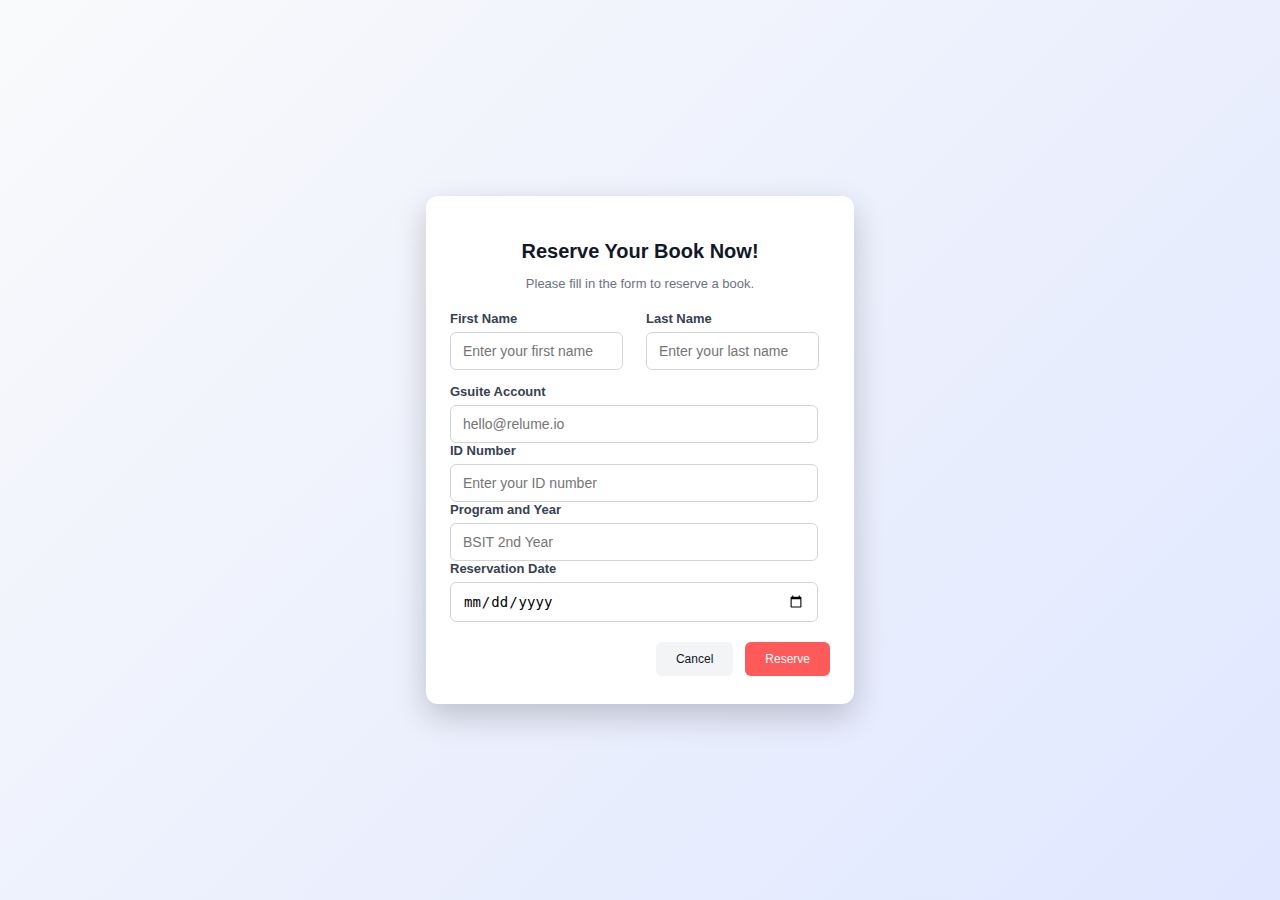
<file: frontend/reserve-form.html>
<!DOCTYPE html>
<html lang="en">
<head>
  <meta charset="UTF-8">
  <meta name="viewport" content="width=device-width, initial-scale=1.0">
  <title>Reserve Form</title>
  <link rel="stylesheet" href="reserve-form.css">
</head>
<body>
<div class="reserve-form">
  <div class="reserve-form__header">
    <h2 class="reserve-form__title">Reserve Your Book Now!</h2>
    <p class="reserve-form__subtitle">Please fill in the form to reserve a book.</p>
  </div>

  <div class="reserve-form__container">
    <div class="reserve-form__row">
      <div class="reserve-form__input">
        <label class="reserve-form__label">First Name</label>
        <input type="text" class="reserve-form__text-input-name" placeholder="Enter your first name">
      </div>
      <div class="reserve-form__input">
        <label class="reserve-form__label">Last Name</label>
        <input type="text" class="reserve-form__text-input-name" placeholder="Enter your last name">
      </div>
    </div>

    <div class="reserve-form__input">
      <label class="reserve-form__label">Gsuite Account</label>
      <input type="email" class="reserve-form__text-input" placeholder="hello@relume.io">
    </div>

    <div class="reserve-form__input">
      <label class="reserve-form__label">ID Number</label>
      <input type="text" class="reserve-form__text-input" placeholder="Enter your ID number">
    </div>

    <div class="reserve-form__input">
      <label class="reserve-form__label">Program and Year</label>
      <input type="text" class="reserve-form__text-input" placeholder="BSIT 2nd Year">
    </div>

    <div class="reserve-form__input">
      <label class="reserve-form__label">Reservation Date</label>
      <input type="date" class="reserve-form__date-input">
    </div>
  </div>

  <div class="reserve-form__actions">
    <button class="reserve-form__btn reserve-form__btn--cancel">Cancel</button>
    <button class="reserve-form__btn reserve-form__btn--reserve">Reserve</button>
  </div>
</div>

</body>
</html>
</file>
<file: frontend/bookmark.css>
* {
    box-sizing: border-box;
    margin: 0;
    padding: 0;
   
}

body {
    font-family: "Roboto", sans-serif; 
    line-height: 1.6;
        background: #ffffff;
}

header {
    background-color: #c81d14;
    color: white;
    padding: 10px 20px;
    display: flex;
    align-items: center;
    justify-content: space-between; 
    flex-wrap: wrap;
}
.logo-container {
    display: flex;
    align-items: center;
    gap: 10px;
}


.logo-container img {
    max-width: 50px;
    max-height: 50px;
}
.notification-icons {
      max-width: 25px;
    max-height: 25px;
}


nav ul {
    display: flex;
    list-style: none;
    gap: 20px;
    flex-wrap: wrap;
    justify-content: center;
}

nav ul li {
    margin: 0 15px;
}

nav ul li a {
    color: white;
    text-decoration: none;
    font-weight: bold;
    transition: 0.3s;
}

header > div {
    display: flex;
    align-items: center;
    gap: 15px;
}


/* Responsive header */
@media (max-width: 768px) {
    header {
        flex-direction: column;
        text-align: center;
        gap: 10px;
    }

    nav ul {
        justify-content: center;
    }
}





/* ==============LIST OF BOOKS========================== */
* {
    box-sizing: border-box;
    margin: 0;
    padding: 0;
   
}

body {
    font-family: "Roboto", sans-serif; 
    line-height: 1.6;
    background: #ffffff;
}

.recommend-reads {
margin-top: 30px;


}
.recommended {
align-items: center;
text-align:left;
justify-content: center;
height: auto;
padding: 10px;
width: 100%;
margin-left: 60px;
}

.recommended h1 {
color: #a5120f;
} 

.product-container {
    display: grid;
    grid-template-columns: repeat(auto-fit, minmax(280px, 1fr)); 
    gap: 20px;
    margin: 0 auto; 
    max-width: 1300px; 
    padding: 10px;
    background-color: rgb(255, 255, 255);
    justify-items: center;
    color: #000000;

}

.product-card {
    display: flex;
    flex-direction: column;
    width: 100%;
    max-width: 300px; 
    min-height: 380px;
    max-height: 420px; 
    border: 1px solid rgb(215, 205, 205);
     box-shadow: 0 2px 6px rgba(0,0,0,0.1);
    padding: 20px;
    justify-content: space-between;
    align-items: center;
  
    border-radius: 10px;
    transition: transform 0.3s ease, box-shadow 0.3s ease;
    overflow: hidden;
    text-align: start;

}

/* Hover effect */
.product-card:hover {
    transform: translateY(-5px);
    box-shadow: 0 8px 16px rgba(0,0,0,0.2);
}

.product-card img {
    width: 100%;
    height: 180px; 
    object-fit: cover;
    border-radius: 8px;
}

.product-card h3 {
    margin: 10px 0;
    font-size: 1.0rem;
    text-align: center;
    color: #615e5e;
}

.product-card p {
    flex-grow: 1;
    font-size: 0.85rem;
    color: #4b4747;
    margin-bottom: 10px;
    overflow: hidden;
    text-overflow: ellipsis;
    text-align: justify;
    max-height: 60px;
}

.product-card button {
    width: 100%;
    padding: 10px 20px;
    border: none;
    background: #fff;
    color: rgb(133, 124, 124);
    font-weight: bold;
    border-radius: 6px;
    cursor: pointer;
    transition: 0.3s;
    border: 1px solid rgb(206, 201, 201);
}

.product-card button:hover {
    background: #c90909;
    color: #f2f2f2;
}

/* Button group */
.button-group {
    display: flex;
    justify-content: space-between;
    gap: 10px;
    width: 100%;
}

.button-group button {
    flex: 1;
    padding: 10px;
}

@media (max-width: 600px) {
    .product-card {
        max-width: 90%; 
    }
}
.product-card {
    position: relative; 
}

.bookmark-overlay {
    position: absolute;
    top: 1px;
    right: 20px;
    font-size: 47px;
    color: gold;
    cursor: pointer;
    text-shadow: 0 1px 3px rgba(0,0,0,0.6); 
    transition: color 0.3s;
    z-index: 2;
}
.bookmark-overlay:hover {
    color: gold;
}


/*  ==============================footer=============================================== */
.footer,
.footer * {
  box-sizing: border-box;
}

.footer {
  background: rgba(0, 0, 0, 0.76);
  padding: 80px 64px;
  display: flex;
  flex-direction: column;
  gap: 80px;
  align-items: center;
  justify-content: flex-start;
  width: 100%;
  position: relative;
  overflow: hidden;
  margin-top: 80px;
}


.footer-content {
  display: flex;
  flex-direction: row;
  gap: 64px;
  align-items: flex-start;
  justify-content: space-between;
  width: 100%;
  max-width: 1200px;
}


.footer-column {
  display: flex;
  flex-direction: column;
  gap: 32px;
  align-items: flex-start;
  flex: 1;
}

/* Logo */
.footer .company-logo img {
  width: 144px;
  height: auto;
  object-fit: contain;
}

/* Info items (Address, Contact) */
.footer .footer-item {
  display: flex;
  flex-direction: column;
  gap: 4px;
  color: #fff;
}

.footer .footer-title {
  font-family: "Roboto-SemiBold", sans-serif;
  font-size: 14px;
  font-weight: 600;
}

.footer .footer-text {
  font-family: "Roboto-Regular", sans-serif;
  font-size: 14px;
  font-weight: 400;
}

/* Social links */
.footer .social-links {
  display: flex;
  gap: 12px;
}

.footer .social-links img {
  width: 24px;
  height: 24px;
}

/* Navigation links */
.footer-column ul {
  list-style: none;
  padding: 0;
  margin: 0 0 16px 0;
  display: flex;
  flex-direction: column;
  gap: 8px;
}

.footer-column ul li a {
  color: #fff;
  font-family: "Roboto-SemiBold", sans-serif;
  font-size: 14px;
  font-weight: 600;
  text-decoration: none;
  transition: color 0.3s ease;
}

.footer-column ul li a:hover {
  color: #ddd;
}

/* Footer bottom */
.footer-bottom {
  width: 100%;
  max-width: 1200px;
  display: flex;
  flex-direction: column;
  gap: 32px;
}

.footer-bottom .divider {
  border-top: 1px solid #fff;
}

.footer-row {
  display: flex;
  justify-content: space-between;
  align-items: center;
  flex-wrap: wrap;
}

.footer-row span {
  color: #fff;
  font-size: 14px;
  font-family: "Roboto-Regular", sans-serif;
}

.footer-bottom-links {
  display: flex;
  gap: 24px;
}

.footer-bottom-links a {
  color: #fff;
  font-family: "Roboto-Regular", sans-serif;
  font-size: 14px;
  text-decoration: underline;
}
</file>
<file: frontend/borrow-book-form.css>
/* Centering the popup on screen */
body {
  display: flex;
  justify-content: center;
  align-items: center;
  height: 100vh;
  margin: 0;
  background: linear-gradient(135deg, #f9fafb, #e0e7ff);
  font-family: "Segoe UI", Tahoma, sans-serif;
}

/* Popup Container */
.borrow-books {
  width: 380px; /* smaller for popup */
  background: #fff;
  border-radius: 12px;
  box-shadow: 0 12px 32px rgba(0,0,0,0.2);
  padding: 28px 24px;
  color: #111;
  animation: fadeIn 0.3s ease;
}

/* Animation */
@keyframes fadeIn {
  from {opacity: 0; transform: translateY(-10px);}
  to {opacity: 1; transform: translateY(0);}
}

/* Title + Subtitle */
.borrow-books__title {
  font-size: 20px;
  font-weight: 700;
  text-align: center;
  margin-bottom: 4px;
  color: #111827;
}

.borrow-books__subtitle {
  font-size: 13px;
  color: #6b7280;
  text-align: center;
  margin-bottom: 20px;
}

/* Input Rows */
.borrow-books__row {
  display: flex;
  gap: 12px;
  margin-bottom: 14px;
}

.borrow-books__input {
  flex: 1;
  display: flex;
  flex-direction: column;
}

/* Labels */
.borrow-books__label {
  font-size: 13px;
  margin-bottom: 6px;
  font-weight: 600;
  color: #374151;
}

/* Name Input */
.borrow-books__text-input-name {
  width: 80%;
  border: 1px solid #d1d5db;
  border-radius: 6px;
  padding: 10px 12px;
  font-size: 14px;
  transition: border 0.2s ease, box-shadow 0.2s ease;
}

/* Inputs */
.borrow-books__text-input,
.borrow-books__date-input {
  width: 90%;
  border: 1px solid #d1d5db;
  border-radius: 6px;
  padding: 10px 12px;
  font-size: 14px;
  transition: border 0.2s ease, box-shadow 0.2s ease;
}

.borrow-books__text-input:focus,
.borrow-books__date-input:focus {
  border-color: #e92e2e;
  outline: none;
  box-shadow: 0 0 0 3px rgba(233, 31, 31, 0.3);
}

/* Actions */
.borrow-books__actions {
  display: flex;
  justify-content: flex-end;
  gap: 12px;
  margin-top: 20px;
}

/* Buttons */
.borrow-books__btn {
  padding: 10px 20px;
  border-radius: 6px;
  font-size: 12px;
  cursor: pointer;
  font-weight: 400;
  transition: 0.2s;
  border: none;
}

/* Cancel Button */
.borrow-books__btn--cancel {
  background: #f3f4f6;
  color: #111827;
}

.borrow-books__btn--cancel:hover {
  background: #e5e7eb;
}

/* Submit Button */
.borrow-books__btn--submit {
  background: #ff0707aa;
  color: #fff;
}

.borrow-books__btn--submit:hover {
  background: #f60a0a;
}
</file>
<file: frontend/borrow.css>
* {
    box-sizing: border-box;
    margin: 0;
    padding: 0;
   
}

body {
    font-family: "Roboto", sans-serif; 
    line-height: 1.6;
        background: #ffffff;
}

header {
    background-color: #c81d14;
    color: white;
    padding: 10px 20px;
    display: flex;
    align-items: center;
    justify-content: space-between; 
    flex-wrap: wrap;
}
.logo-container {
    display: flex;
    align-items: center;
    gap: 10px;
}


.logo-container img {
    max-width: 50px;
    max-height: 50px;
}
.notification-icons {
      max-width: 25px;
    max-height: 25px;
}


nav ul {
    display: flex;
    list-style: none;
    gap: 20px;
    flex-wrap: wrap;
    justify-content: center;
}

nav ul li {
    margin: 0 15px;
}

nav ul li a {
    color: white;
    text-decoration: none;
    font-weight: bold;
    transition: 0.3s;
}

header > div {
    display: flex;
    align-items: center;
    gap: 15px;
}


/* Responsive header */
@media (max-width: 768px) {
    header {
        flex-direction: column;
        text-align: center;
        gap: 10px;
    }

    nav ul {
        justify-content: center;
    }
}





/* ==============LIST OF BOOKS========================== */
* {
    box-sizing: border-box;
    margin: 0;
    padding: 0;
   
}

body {
    font-family: "Roboto", sans-serif; 
    line-height: 1.6;
    background: #ffffff;
}

.recommend-reads {
margin-top: 30px;


}
.recommended {
align-items: center;
text-align:left;
justify-content: center;
height: auto;
padding: 10px;
width: 100%;
margin-left: 60px;
}

.recommended h1 {
color: #a5120f;
} 

.button-category{
    display: flex;
    flex-wrap: wrap;
    justify-content: center;
    gap: 15px;
    margin: 5px auto;  
}

.btn-category {
    height: 35px;
    padding: 8px 16px;
    border: none;
    font-size: 14px;
    border-radius: 6px;
    color: #000000;
    background: #ffffff;
    cursor: pointer;
    transition: background 0.3s;
    
}


.btn-category:hover {
    background-color: #a5120f;
    color: white;
}

.product-container {
    display: grid;
    grid-template-columns: repeat(auto-fit, minmax(280px, 1fr)); 
    gap: 20px;
    margin: 0 auto; 
    max-width: 1300px; 
    padding: 10px;
    background-color: rgb(255, 255, 255);
    justify-items: center;
    color: #000000;

}

.product-card {
    display: flex;
    flex-direction: column;
    width: 100%;
    max-width: 300px; 
    min-height: 380px;
    max-height: 420px; 
    border: 1px solid rgb(215, 205, 205);
     box-shadow: 0 2px 6px rgba(0,0,0,0.1);
    padding: 20px;
    justify-content: space-between;
    align-items: center;
  
    border-radius: 10px;
    transition: transform 0.3s ease, box-shadow 0.3s ease;
    overflow: hidden;
    text-align: start;

}

/* Hover effect */
.product-card:hover {
    transform: translateY(-5px);
    box-shadow: 0 8px 16px rgba(0,0,0,0.2);
}

.product-card img {
    width: 100%;
    height: 180px; 
    object-fit: cover;
    border-radius: 8px;
}

.product-card h3 {
    margin: 10px 0;
    font-size: 1.0rem;
    text-align: center;
    color: #615e5e;
}

.product-card p {
    flex-grow: 1;
    font-size: 0.85rem;
    color: #4b4747;
    margin-bottom: 10px;
    overflow: hidden;
    text-overflow: ellipsis;
    text-align: justify;
    max-height: 60px;
}

.product-card button {
    width: 100%;
    padding: 10px 20px;
    border: none;
    background: #fff;
    color: rgb(133, 124, 124);
    font-weight: bold;
    border-radius: 6px;
    cursor: pointer;
    transition: 0.3s;
    border: 1px solid rgb(206, 201, 201);
}

.product-card button:hover {
    background: #c90909;
    color: #f2f2f2;
}

/* Button group */
.button-group {
    display: flex;
    justify-content: space-between;
    gap: 10px;
    width: 100%;
}

.button-group button {
    flex: 1;
    padding: 10px;
}

@media (max-width: 600px) {
    .product-card {
        max-width: 90%; 
    }
}
.product-card {
    position: relative; 
}

.bookmark-overlay {
    position: absolute;
    top: 1px;
    right: 20px;
    font-size: 47px;
    color: rgb(230, 225, 225);   
    cursor: pointer;
    text-shadow: 0 1px 3px rgba(0,0,0,0.6); 
    transition: color 0.3s;
    z-index: 2;
}
.bookmark-overlay:hover {
    color: gold;
}


/*  ==============================footer=============================================== */
.footer,
.footer * {
  box-sizing: border-box;
}

.footer {
  background: rgba(0, 0, 0, 0.76);
  padding: 80px 64px;
  display: flex;
  flex-direction: column;
  gap: 80px;
  align-items: center;
  justify-content: flex-start;
  width: 100%;
  position: relative;
  overflow: hidden;
  margin-top: 80px;
}


.footer-content {
  display: flex;
  flex-direction: row;
  gap: 64px;
  align-items: flex-start;
  justify-content: space-between;
  width: 100%;
  max-width: 1200px;
}


.footer-column {
  display: flex;
  flex-direction: column;
  gap: 32px;
  align-items: flex-start;
  flex: 1;
}

/* Logo */
.footer .company-logo img {
  width: 144px;
  height: auto;
  object-fit: contain;
}

/* Info items (Address, Contact) */
.footer .footer-item {
  display: flex;
  flex-direction: column;
  gap: 4px;
  color: #fff;
}

.footer .footer-title {
  font-family: "Roboto-SemiBold", sans-serif;
  font-size: 14px;
  font-weight: 600;
}

.footer .footer-text {
  font-family: "Roboto-Regular", sans-serif;
  font-size: 14px;
  font-weight: 400;
}

/* Social links */
.footer .social-links {
  display: flex;
  gap: 12px;
}

.footer .social-links img {
  width: 24px;
  height: 24px;
}

/* Navigation links */
.footer-column ul {
  list-style: none;
  padding: 0;
  margin: 0 0 16px 0;
  display: flex;
  flex-direction: column;
  gap: 8px;
}

.footer-column ul li a {
  color: #fff;
  font-family: "Roboto-SemiBold", sans-serif;
  font-size: 14px;
  font-weight: 600;
  text-decoration: none;
  transition: color 0.3s ease;
}

.footer-column ul li a:hover {
  color: #ddd;
}

/* Footer bottom */
.footer-bottom {
  width: 100%;
  max-width: 1200px;
  display: flex;
  flex-direction: column;
  gap: 32px;
}

.footer-bottom .divider {
  border-top: 1px solid #fff;
}

.footer-row {
  display: flex;
  justify-content: space-between;
  align-items: center;
  flex-wrap: wrap;
}

.footer-row span {
  color: #fff;
  font-size: 14px;
  font-family: "Roboto-Regular", sans-serif;
}

.footer-bottom-links {
  display: flex;
  gap: 24px;
}

.footer-bottom-links a {
  color: #fff;
  font-family: "Roboto-Regular", sans-serif;
  font-size: 14px;
  text-decoration: underline;
}
</file>
<file: frontend/home.css>
* {
    box-sizing: border-box;
    margin: 0;
    padding: 0;
}

body {
    font-family: "Roboto", sans-serif; 
    line-height: 1.6;
    background: #121212;
    color: #ffffff;
}

/* Header, Intro, and other general sections */
header {
    background-color: #1f1f1f;
    color: white;
    padding: 10px 20px;
    display: flex;
    align-items: center;
    justify-content: space-between; 
    flex-wrap: wrap;
    border-bottom: 1px solid #333;
}
.logo-container {
    display: flex;
    align-items: center;
    gap: 10px;
}
.logo-container img {
    max-width: 50px;
    max-height: 50px;
}
.notification-icons, .profile-icons {
    max-width: 25px;
    max-height: 25px;
}
nav ul {
    display: flex;
    list-style: none;
    gap: 20px;
    flex-wrap: wrap;
    justify-content: center;
}
nav ul li {
    margin: 0 15px;
}
nav ul li a {
    color: white;
    text-decoration: none;
    font-weight: bold;
    transition: 0.3s;
}
header > div {
    display: flex;
    align-items: center;
    gap: 15px;
}
@media (max-width: 768px) {
    header {
        flex-direction: column;
        text-align: center;
        gap: 10px;
    }
    nav ul {
        justify-content: center;
    }
}
.intro h1 {
    margin-bottom: 15px;
    font-size: clamp(1.1rem, 4vw, 1.9rem); 
}
.intro p {
    margin-bottom: 20px;
    font-size: clamp(1rem, 2.5vw, 1.1rem);
    color: #cccccc;
}

/* Search Container */
.search-container {
    display: flex;
    justify-content: center;
    width: 100%;
    max-width: 600px;
    margin: 0 auto;
}
.search-container .text-search, .search-container .year-filter {
    padding: 10px;
    border: 1px solid #444;
    background-color: #2c2c2c;
    color: #fff;
    height: 44px;
}
.search-container .text-search {
    flex: 1;
    border-radius: 6px 0 0 6px;
    border-right: none;
}
.search-container .year-filter {
    border-radius: 0;
    cursor: pointer;
    -webkit-appearance: none;
    -moz-appearance: none;
    appearance: none;
    padding-right: 30px;
    background-image: url('data:image/svg+xml;charset=US-ASCII,%3Csvg%20width%3D%2220%22%20height%3D%2220%22%20xmlns%3D%22http%3A//www.w3.org/2000/svg%22%3E%3Cpath%20d%3D%22M5%208l5%205%205-5z%22%20fill%3D%22%23ccc%22/%3E%3C/svg%3E');
    background-repeat: no-repeat;
    background-position: right 10px center;
}
.search-container button {
    padding: 10px 15px;
    background-color: #c81d14;
    color: white;
    border: none;
    cursor: pointer;
    border-radius: 0 6px 6px 0;
    transition: 0.3s;
    height: 44px;
}
.search-container button:hover {
    background-color: #a5120f;
}

.flex-container {
    display: flex;
    flex-wrap: wrap; 
    justify-content: center;
    align-items: center;
    gap: 30px;
    margin: 65px auto 40px;
    padding: 20px;
    max-width: 1200px;
}
.flex-item {
    flex: 1 1 400px;
    display: flex;
    justify-content: center;
    align-items: center;
    text-align: center;
}
.intro-pic {
    max-width: 100%;
    height: auto;
    border-radius: 8px;
}
.recommend-reads {
    text-align: center;
    width: 100%;
    padding: 10px;
}
.recommended h1 {
    color: #c81d14;
    margin-bottom: 5px;
} 
.button-category{
    display: flex;
    flex-wrap: wrap;
    justify-content: center;
    gap: 15px;
    margin: 20px auto;
}
.btn-category {
    display: inline-block;
    padding: 8px 16px;
    border: 1px solid #444;
    border-radius: 6px;
    color: #ccc;
    background: #2c2c2c;
    cursor: pointer;
    transition: all 0.3s ease;
    text-decoration: none;
}
.btn-category:hover {
    background-color: #3d3d3d;
    border-color: #555;
}
.btn-category.active {
    background-color: #c81d14;
    color: white;
    border-color: #a5120f;
    font-weight: bold;
}

/* Book Display */
.product-container {
    display: grid;
    grid-template-columns: repeat(auto-fit, minmax(280px, 1fr)); 
    gap: 20px;
    margin: 0 auto; 
    max-width: 1300px; 
    padding: 20px;
    justify-items: center;
}
.product-card {
    display: flex;
    flex-direction: column;
    width: 100%;
    max-width: 300px; 
    border: 1px solid #333;
    background-color: #1e1e1e;
    box-shadow: 0 2px 6px rgba(0,0,0,0.4);
    padding: 20px;
    border-radius: 10px;
    transition: transform 0.3s ease, box-shadow 0.3s ease;
}
.product-card:hover {
    transform: translateY(-5px);
    box-shadow: 0 8px 16px rgba(0,0,0,0.5);
}
.card-clickable-area {
    display: flex;
    flex-direction: column;
    flex-grow: 1;
}
.product-card img {
    width: 100%;
    height: 180px; 
    object-fit: cover;
    border-radius: 8px;
    margin-bottom: 15px;
}
.product-card .card-info {
    flex-grow: 1; 
}
.product-card h3 {
    text-align: center;
    color: #e0e0e0;
    margin-bottom: 10px;
}
.product-card p {
    font-size: 0.85rem;
    color: #b0b0b0;
    margin-bottom: 15px;
    overflow: hidden;
    text-align: justify;
    display: -webkit-box;
    -webkit-line-clamp: 3;
    -webkit-box-orient: vertical;  
}
.button-group {
    display: flex;
    gap: 10px;
    width: 100%;
    margin-top: auto;
}
.open-borrow-modal-btn, .borrowed-btn {
    flex-grow: 1; 
}
.favorite-form {
    width: 50px;
    flex-shrink: 0;
}
.button-group button, .borrowed-btn {
    width: 100%;
    height: 44px;
    display: flex;
    align-items: center;
    justify-content: center;
    border: 1px solid #444;
    background: #2c2c2c;
    color: #e0e0e0;
    font-weight: bold;
    font-size: 14px;
    border-radius: 6px;
    cursor: pointer;
    transition: all 0.3s ease;
    padding: 0 10px;
}
.button-group button:hover {
    background: #c81d14;
    color: #fff;
    border-color: #c81d14;
}
.favorite-btn {
    font-size: 26px; 
    padding: 0;
}
.borrowed-btn {
    background-color: #333;
    color: #777;
    border-color: #444;
    cursor: not-allowed;
}

/* --- GUIDELINES, FAQ, FOOTER --- */
.guidelines, .faq-section { background: #1e1e1e; padding: 40px 20px; }
.guidelines-header, .faq-container { text-align: center; }
.guidelines-title, .faq-heading { font-size: 28px; font-weight: bold; margin-bottom: 10px; color: #fff; }
.guidelines-desc, .faq-text { font-size: 16px; color: #ccc; }
.timeline { margin-top: 40px; display: flex; flex-direction: column; gap: 40px; align-items: center; }
.step-image { width: 180px; height: 140px; object-fit: cover; border-radius: 6px; border: 1px solid #444; background: #2c2c2c; }
.step { display: flex; align-items: center; justify-content: center; gap: 20px; max-width: 800px; width: 100%; margin: 0 auto; flex-wrap: wrap; }
.step-content { flex: 1; text-align: left; max-width: 400px; }
.step-title { font-size: 22px; font-weight: bold; margin-bottom: 8px; color: #e0e0e0; }
.step-text { font-size: 16px; line-height: 1.5; color: #b0b0b0; }
.faq-list { width: 100%; max-width: 800px; margin: 30px auto 0; }
.faq-accordion { border-bottom: 1px solid #444; }
.faq-question { display: flex; justify-content: space-between; align-items: center; cursor: pointer; padding: 16px 0; }
.faq-title { font-size: 1.1rem; font-weight: 600; color: #e0e0e0; }
.faq-icon { width: 20px; height: 20px; transition: transform 0.3s ease; filter: invert(1); }
.faq-answer { max-height: 0; overflow: hidden; transition: max-height 0.4s ease; }
.faq-description { padding: 0 0 16px 0; font-size: 0.95rem; line-height: 1.5; color: #b0b0b0; }
.faq-accordion.active .faq-answer { max-height: 300px; }
.faq-accordion.active .faq-icon { transform: rotate(180deg); }

footer {
    background: #000;
    padding: 60px 40px;
    color: #aaa;
}
.footer-content {
    display: flex;
    max-width: 1200px;
    margin: 0 auto 40px auto;
    gap: 64px;
    flex-wrap: wrap;
}
.footer-column {
    flex: 1;
    min-width: 220px;
}
.footer-column.company-info {
    flex: 1.5;
}
.company-logo img {
    width: 144px;
    margin-bottom: 24px;
}
.footer-item {
    margin-bottom: 12px;
}
.footer-title {
    font-size: 14px;
    font-weight: 600;
    color: #ccc;
    display: block;
    margin-bottom: 4px;
}
.footer-text {
    font-size: 14px;
    display: block;
}
.social-links {
    margin-top: 24px;
}
.social-links img {
    width: 24px;
    height: 24px;
}
.footer-column.footer-links {
    display: flex;
    gap: 64px;
    flex: 2;
}
.footer-links ul {
    list-style: none;
    padding: 0;
    margin: 0;
}
.footer-links ul li {
    margin-bottom: 12px;
}
.footer-links ul li a {
    color: #fff;
    font-size: 14px;
    font-weight: 600;
    text-decoration: none;
    transition: color 0.3s ease;
}
.footer-links ul li a:hover {
    color: #c81d14;
}
.footer-bottom {
    max-width: 1200px;
    margin: 0 auto;
    padding-top: 20px;
    border-top: 1px solid #444;
}
.footer-row {
    display: flex;
    justify-content: space-between;
    align-items: center;
    flex-wrap: wrap;
    gap: 10px;
}
.footer-row span {
    font-size: 14px;
}
.footer-bottom-links {
    display: flex;
    gap: 24px;
}
.footer-bottom-links a {
    font-size: 14px;
    color: #aaa;
    text-decoration: none;
}
.footer-bottom-links a:hover {
    text-decoration: underline;
}

/* CORRECTED STYLES FOR BORROW MODAL */
.modal {
    display: none;
    position: fixed;
    z-index: 1000;
    left: 0;
    top: 0;
    width: 100%;
    height: 100%;
    background-color: rgba(0,0,0,0.8);
    align-items: center;
    justify-content: center;
}
/* ========================================================================= */
/* ============================ THIS IS THE FIX ============================ */
/* ========================================================================= */
.modal-content-wrapper {
    background: #1e1e1e;
    color: #e0e0e0;
    padding: 40px; /* Increased padding */
    border-radius: 12px;
    width: 90%;
    max-width: 600px; /* Increased max-width for a larger modal */
    position: relative;
    border: 1px solid #333;
    box-shadow: 0 8px 16px rgba(0,0,0,0.5);
}
/* ========================================================================= */
.close-btn {
    color: #aaa;
    position: absolute;
    top: 15px; /* Adjusted position */
    right: 20px; /* Adjusted position */
    font-size: 32px; /* Made slightly larger */
    font-weight: bold;
    cursor: pointer;
}
.close-btn:hover { color: #fff; }

.modal-body {
    display: grid;
    grid-template-columns: 1fr 2fr;
    gap: 25px; /* Increased gap */
    align-items: center;
}
.modal-title {
    font-size: 2.5rem; /* Increased font size */
    font-weight: bold;
    line-height: 1.2;
}
.modal-info p {
    font-size: 1.1rem; /* Increased font size */
    color: #ccc;
    margin-bottom: 8px; /* Adjusted margin */
}
.modal-info strong {
    font-weight: bold;
    color: inherit;
}
.modal-form {
    margin-top: 20px;
    grid-column: 1 / -1;
}
.modal-form label {
    display: block;
    margin-bottom: 10px; /* Increased margin */
    font-weight: bold;
    font-size: 1.1rem; /* Increased font size */
}
.modal-form input[type="date"] {
    width: 100%;
    padding: 12px; /* Increased padding */
    border-radius: 6px;
    border: 1px solid #444;
    background-color: #2c2c2c;
    color: #fff;
    font-size: 1.1rem; /* Increased font size */
}
.modal-form input[type="date"]::-webkit-calendar-picker-indicator {
    filter: invert(1);
}
.modal-form button {
    width: 100%;
    padding: 14px; /* Increased padding */
    margin-top: 25px; /* Increased margin */
    background-color: #c81d14;
    color: white;
    border: none;
    border-radius: 6px;
    cursor: pointer;
    font-size: 1.1rem; /* Increased font size */
    font-weight: bold;
    transition: background-color 0.3s;
}
.modal-form button:hover {
    background-color: #a5120f;
}

@media (max-width: 500px) {
    .modal-body {
        grid-template-columns: 1fr;
        text-align: center;
    }
    .modal-title {
        grid-row: 1;
    }
}

.profile-btn {
    background: none;
    border: none;
    cursor: pointer;
    padding: 0;
    display: flex;
    align-items: center;
    justify-content: center;
}
.profile-btn .profile-icons {
    border-radius: 50%;
    transition: transform 0.2s ease-in-out, box-shadow 0.2s ease-in-out;
}
.profile-btn:hover .profile-icons {
    transform: scale(1.1);
    box-shadow: 0 0 8px rgba(255, 255, 255, 0.7);
}
.profile-modal-header {
    text-align: center;
    margin-bottom: 25px;
    border-bottom: 1px solid #444;
    padding-bottom: 15px;
}
.profile-modal-header h2 {
    color: #c81d14;
    font-size: 1.8rem;
}
.profile-modal-body {
    display: flex;
    flex-direction: column;
    gap: 15px;
}
.profile-info-row {
    display: flex;
    justify-content: space-between;
    align-items: center;
    background-color: #2c2c2c;
    padding: 12px;
    border-radius: 6px;
    font-size: 1rem;
}
.profile-info-row strong {
    color: #cccccc;
    margin-right: 10px;
}
.profile-info-row span {
    color: #ffffff;
    font-weight: bold;
    text-align: right;
}
.profile-modal-footer {
    margin-top: 25px;
    text-align: center;
}
.edit-profile-btn {
    padding: 10px 20px;
    background-color: #3498db;
    color: white;
    border: none;
    border-radius: 6px;
    cursor: pointer;
    font-size: 1rem;
    font-weight: bold;
    transition: background-color 0.3s;
}
.edit-profile-btn:hover {
    background-color: #2980b9;
}
.edit-modal-form {
    display: flex;
    flex-direction: column;
    gap: 15px;
}
.form-group {
    display: flex;
    flex-direction: column;
}
.form-group label {
    margin-bottom: 5px;
    font-weight: bold;
    color: #ccc;
}
.form-group input[type="text"] {
    width: 100%;
    padding: 10px;
    border-radius: 6px;
    border: 1px solid #444;
    background-color: #2c2c2c;
    color: #fff;
    font-size: 1rem;
}
.read-only-field {
    width: 100%;
    padding: 10px;
    border-radius: 6px;
    background-color: #333;
    color: #aaa;
    font-size: 1rem;
    border: 1px solid #555;
}
.edit-modal-buttons {
    display: flex;
    gap: 10px;
    justify-content: flex-end;
    margin-top: 20px;
}
.edit-modal-buttons button {
    padding: 10px 20px;
    border: none;
    border-radius: 6px;
    cursor: pointer;
    font-size: 1rem;
    font-weight: bold;
    transition: background-color 0.3s;
}
.cancel-btn {
    background-color: #7f8c8d;
    color: white;
}
.cancel-btn:hover {
    background-color: #6c7a7b;
}
.save-btn {
    background-color: #c81d14;
    color: white;
}
.save-btn:hover {
    background-color: #a5120f;
}

.reserve-btn, .reserved-btn {
    flex-grow: 1;
    height: 44px;
    display: flex;
    align-items: center;
    justify-content: center;
    border: 1px solid #444;
    font-weight: bold;
    font-size: 14px;
    border-radius: 6px;
    cursor: pointer;
    transition: all 0.3s ease;
    padding: 0 10px;
}

.reserve-btn {
    background: #9b59b6;
    color: #fff;
    border-color: #9b59b6;
}

.reserve-btn:hover {
    background: #8e44ad;
    border-color: #8e44ad;
}

.reserved-btn {
    background-color: #333;
    color: #777;
    border-color: #444;
    cursor: not-allowed;
}
</file>
<file: frontend/reserve.css>
* {
    box-sizing: border-box;
    margin: 0;
    padding: 0;
   
}

body {
    font-family: "Roboto", sans-serif; 
    line-height: 1.6;
        background: #ffffff;
}

header {
    background-color: #c81d14;
    color: white;
    padding: 10px 20px;
    display: flex;
    align-items: center;
    justify-content: space-between; 
    flex-wrap: wrap;
}
.logo-container {
    display: flex;
    align-items: center;
    gap: 10px;
}


.logo-container img {
    max-width: 50px;
    max-height: 50px;
}
.notification-icons {
      max-width: 25px;
    max-height: 25px;
}


nav ul {
    display: flex;
    list-style: none;
    gap: 20px;
    flex-wrap: wrap;
    justify-content: center;
}

nav ul li {
    margin: 0 15px;
}

nav ul li a {
    color: white;
    text-decoration: none;
    font-weight: bold;
    transition: 0.3s;
}

header > div {
    display: flex;
    align-items: center;
    gap: 15px;
}


/* Responsive header */
@media (max-width: 768px) {
    header {
        flex-direction: column;
        text-align: center;
        gap: 10px;
    }

    nav ul {
        justify-content: center;
    }
}





/* ==============LIST OF BOOKS========================== */
* {
    box-sizing: border-box;
    margin: 0;
    padding: 0;
   
}

body {
    font-family: "Roboto", sans-serif; 
    line-height: 1.6;
    background: #ffffff;
}

.recommend-reads {
margin-top: 30px;


}
.recommended {
align-items: center;
text-align:left;
justify-content: center;
height: auto;
padding: 10px;
width: 100%;
margin-left: 60px;
}

.recommended h1 {
color: #a5120f;
} 

.button-category{
    display: flex;
    flex-wrap: wrap;
    justify-content: center;
    gap: 15px;
    margin: 5px auto;  
}

.btn-category {
    height: 35px;
    padding: 8px 16px;
    border: none;
    font-size: 14px;
    border-radius: 6px;
    color: #000000;
    background: #ffffff;
    cursor: pointer;
    transition: background 0.3s;
    
}


.btn-category:hover {
    background-color: #a5120f;
    color: white;
}

.product-container {
    display: grid;
    grid-template-columns: repeat(auto-fit, minmax(280px, 1fr)); 
    gap: 20px;
    margin: 0 auto; 
    max-width: 1300px; 
    padding: 10px;
    background-color: rgb(255, 255, 255);
    justify-items: center;
    color: #000000;

}

.product-card {
    display: flex;
    flex-direction: column;
    width: 100%;
    max-width: 300px; 
    min-height: 380px;
    max-height: 420px; 
    border: 1px solid rgb(215, 205, 205);
     box-shadow: 0 2px 6px rgba(0,0,0,0.1);
    padding: 20px;
    justify-content: space-between;
    align-items: center;
  
    border-radius: 10px;
    transition: transform 0.3s ease, box-shadow 0.3s ease;
    overflow: hidden;
    text-align: start;

}

/* Hover effect */
.product-card:hover {
    transform: translateY(-5px);
    box-shadow: 0 8px 16px rgba(0,0,0,0.2);
}

.product-card img {
    width: 100%;
    height: 180px; 
    object-fit: cover;
    border-radius: 8px;
}

.product-card h3 {
    margin: 10px 0;
    font-size: 1.0rem;
    text-align: center;
    color: #615e5e;
}

.product-card p {
    flex-grow: 1;
    font-size: 0.85rem;
    color: #4b4747;
    margin-bottom: 10px;
    overflow: hidden;
    text-overflow: ellipsis;
    text-align: justify;
    max-height: 60px;
}

.product-card button {
    width: 100%;
    padding: 10px 20px;
    border: none;
    background: #fff;
    color: rgb(133, 124, 124);
    font-weight: bold;
    border-radius: 6px;
    cursor: pointer;
    transition: 0.3s;
    border: 1px solid rgb(206, 201, 201);
}

.product-card button:hover {
    background: #c90909;
    color: #f2f2f2;
}

/* Button group */
.button-group {
    display: flex;
    justify-content: space-between;
    gap: 10px;
    width: 100%;
}

.button-group button {
    flex: 1;
    padding: 10px;
}

@media (max-width: 600px) {
    .product-card {
        max-width: 90%; 
    }
}
.product-card {
    position: relative; 
}

.bookmark-overlay {
    position: absolute;
    top: 1px;
    right: 20px;
    font-size: 47px;
    color: rgb(230, 225, 225);   
    cursor: pointer;
    text-shadow: 0 1px 3px rgba(0,0,0,0.6); 
    transition: color 0.3s;
    z-index: 2;
}
.bookmark-overlay:hover {
    color: gold;
}


/*  ==============================footer=============================================== */
.footer,
.footer * {
  box-sizing: border-box;
}

.footer {
  background: rgba(0, 0, 0, 0.76);
  padding: 80px 64px;
  display: flex;
  flex-direction: column;
  gap: 80px;
  align-items: center;
  justify-content: flex-start;
  width: 100%;
  position: relative;
  overflow: hidden;
  margin-top: 80px;
}


.footer-content {
  display: flex;
  flex-direction: row;
  gap: 64px;
  align-items: flex-start;
  justify-content: space-between;
  width: 100%;
  max-width: 1200px;
}


.footer-column {
  display: flex;
  flex-direction: column;
  gap: 32px;
  align-items: flex-start;
  flex: 1;
}

/* Logo */
.footer .company-logo img {
  width: 144px;
  height: auto;
  object-fit: contain;
}

/* Info items (Address, Contact) */
.footer .footer-item {
  display: flex;
  flex-direction: column;
  gap: 4px;
  color: #fff;
}

.footer .footer-title {
  font-family: "Roboto-SemiBold", sans-serif;
  font-size: 14px;
  font-weight: 600;
}

.footer .footer-text {
  font-family: "Roboto-Regular", sans-serif;
  font-size: 14px;
  font-weight: 400;
}

/* Social links */
.footer .social-links {
  display: flex;
  gap: 12px;
}

.footer .social-links img {
  width: 24px;
  height: 24px;
}

/* Navigation links */
.footer-column ul {
  list-style: none;
  padding: 0;
  margin: 0 0 16px 0;
  display: flex;
  flex-direction: column;
  gap: 8px;
}

.footer-column ul li a {
  color: #fff;
  font-family: "Roboto-SemiBold", sans-serif;
  font-size: 14px;
  font-weight: 600;
  text-decoration: none;
  transition: color 0.3s ease;
}

.footer-column ul li a:hover {
  color: #ddd;
}

/* Footer bottom */
.footer-bottom {
  width: 100%;
  max-width: 1200px;
  display: flex;
  flex-direction: column;
  gap: 32px;
}

.footer-bottom .divider {
  border-top: 1px solid #fff;
}

.footer-row {
  display: flex;
  justify-content: space-between;
  align-items: center;
  flex-wrap: wrap;
}

.footer-row span {
  color: #fff;
  font-size: 14px;
  font-family: "Roboto-Regular", sans-serif;
}

.footer-bottom-links {
  display: flex;
  gap: 24px;
}

.footer-bottom-links a {
  color: #fff;
  font-family: "Roboto-Regular", sans-serif;
  font-size: 14px;
  text-decoration: underline;
}
</file>
<file: frontend/reserve-form.css>
/* Centering the popup on screen */
body {
  display: flex;
  justify-content: center;
  align-items: center;
  height: 100vh;
  margin: 0;
  background: linear-gradient(135deg, #f9fafb, #e0e7ff);
  font-family: "Segoe UI", Tahoma, sans-serif;
}

/* Popup Container */
.reserve-form {
  width: 380px; /* mas maliit for popup */
  background: #fff;
  border-radius: 12px;
  box-shadow: 0 12px 32px rgba(0,0,0,0.2);
  padding: 28px 24px;
  color: #111;
  animation: fadeIn 0.3s ease;
}

/* Animation */
@keyframes fadeIn {
  from {opacity: 0; transform: translateY(-10px);}
  to {opacity: 1; transform: translateY(0);}
}

/* Title + Subtitle */
.reserve-form__title {
  font-size: 20px;
  font-weight: 700;
  text-align: center;
  margin-bottom: 4px;
  color: #111827;
}

.reserve-form__subtitle {
  font-size: 13px;
  color: #6b7280;
  text-align: center;
  margin-bottom: 20px;
}

/* Input Rows */
.reserve-form__row {
  display: flex;
  gap: 12px;
  margin-bottom: 14px;
}

.reserve-form__input {
  flex: 1;
  display: flex;
  flex-direction: column;
}

/* Labels */
.reserve-form__label {
  font-size: 13px;
  margin-bottom: 6px;
  font-weight: 600;
  color: #374151;
}

.reserve-form__text-input-name {
  width: 80%;
  border: 1px solid #d1d5db;
  border-radius: 6px;
  padding: 10px 12px;
  font-size: 14px;
  transition: border 0.2s ease, box-shadow 0.2s ease;

}

/* Input fields */
.reserve-form__text-input,
.reserve-form__date-input {
  width: 90%;
  border: 1px solid #d1d5db;
  border-radius: 6px;
  padding: 10px 12px;
  font-size: 14px;
  transition: border 0.2s ease, box-shadow 0.2s ease;
}

.reserve-form__text-input:focus,
.reserve-form__date-input:focus {
  border-color: #e92e2e;
  outline: none;
  box-shadow: 0 0 0 3px rgba(233, 31, 31, 0.3);
}

/* Actions */
.reserve-form__actions {
  display: flex;
  justify-content: flex-end;
  gap: 12px;
  margin-top: 20px;
}

/* Buttons */
.reserve-form__btn {
  padding: 10px 20px;
  border-radius: 6px;
  font-size: 12px;
  cursor: pointer;
  font-weight: 400;
  transition: 0.2s;
  border: none;
}

/* Cancel Button */
.reserve-form__btn--cancel {
  background: #f3f4f6;
  color: #111827;
}

.reserve-form__btn--cancel:hover {
  background: #e5e7eb;
}

/* Reserve Button */
.reserve-form__btn--reserve {
  background: #ff0707aa;
  color: #fff;
}

.reserve-form__btn--reserve:hover {
  background: #f60a0a;
}
</file>
<file: frontend/styles.css>
/* Reset */
    * {
      box-sizing: border-box;
      margin: 0;
      padding: 0;
      
    }

    body {
      font-family: Arial, sans-serif;
    }

    /* ==================== FRONT PAGE ========================*/
    .landing-container {
      height: 100vh;
      background-image: url('LIBRARY_BG.JPG');
      background-size: cover;
      background-position: center;
      display: flex;
      flex-direction: column;
      align-items: center;
      justify-content: center;
      text-align: center;
      color: white;
    }

    .logo img {
      max-width: 150px;
      margin-bottom: 20px;
    }

    .content h1 {
      font-size: 1.8em;
      margin: 0 0 10px;
    }

    .content p {
      font-size: 1em;
      margin: 20px;
      margin-bottom: 30px;
    }

    .loginbutton a {
    text-decoration: none ;
  color: white;
    }
    .button {
      padding: 15px 50px;
      background-color: #e51c1c;
      color: white;
      text-decoration: none;
      border-radius: 25px;
      transition: background-color 0.3s;
      cursor: pointer;
      border: none;

    }

    .button:hover {
      transform: translateY(-5px);
      background-color: #289310;
    }

    @media screen and (max-width: 768px) {
      .content h1 {
        font-size: 1.5em;
      }

      .content p {
        font-size: 1em;
      }

      .button {
        padding: 10px 20px;
      }
    }

    @media screen and (max-width: 480px) {
      .content h1 {
        font-size: 1.2em;
      }

      .content p {
        font-size: 0.9em;
      }
    }

    /* =========================SIGN UP AND LOGIN FORM===========================*/
    .modal {
      display: none; /* hidden by default */
      position: fixed;
      z-index: 1000;
      top: 0;
      left: 0;
      width: 100%;
      height: 100%;
      background: rgba(0,0,0,0.6);
      justify-content: center;
      align-items: center;
    }

    .modal-content {
      background: #fff;
      padding: 30px;
      border-radius: 12px;
      width: 100%;
      max-width: 400px;
      position: relative;
      animation: fadeIn 0.3s ease;
    }

    @keyframes fadeIn {
      from {opacity: 0; transform: translateY(-20px);}
      to {opacity: 1; transform: translateY(0);}
    }

    .close-btn {
      position: absolute;
      top: 10px;
      right: 15px;
      font-size: 22px;
      cursor: pointer;
    }

    /* Tabs */
    .tabs {
      display: flex;
      justify-content: center;
      margin-bottom: 20px;
    }

    .tabs button {
      background: none;
      border: none;
      font-size: 16px;
      font-weight: bold;
      padding: 10px 20px;
      cursor: pointer;
      color: #333;
      border-bottom: 2px solid transparent;
      transition: 0.3s;
    }

    .tabs button.active {
      border-bottom: 2px solid #000;
    }

    /* Form Styling */
    .form {
      display: none;
    }

    .form.active {
      display: block;
    }

    .form h2 {
      text-align: center;
      margin-bottom: 10px;
    }

    .form p {
      text-align: center;
      font-size: 14px;
      color: #666;
      margin-bottom: 20px;
    }

    .form label {
      display: block;
      margin-bottom: 5px;
      font-size: 14px;
      font-weight: bold;
    }

    .form input {
      width: 100%;
      padding: 10px;
      margin-bottom: 15px;
      border: 1px solid #ccc;
      border-radius: 4px;
    }

    .form button {
      width: 100%;
      padding: 12px;
      background: #c62828;
      color: #fff;
      border: none;
      border-radius: 4px;
      font-size: 16px;
      cursor: pointer;
      transition: background 0.3s;
    }

    .form button:hover {
      background: #a31313;
    }
</file>
